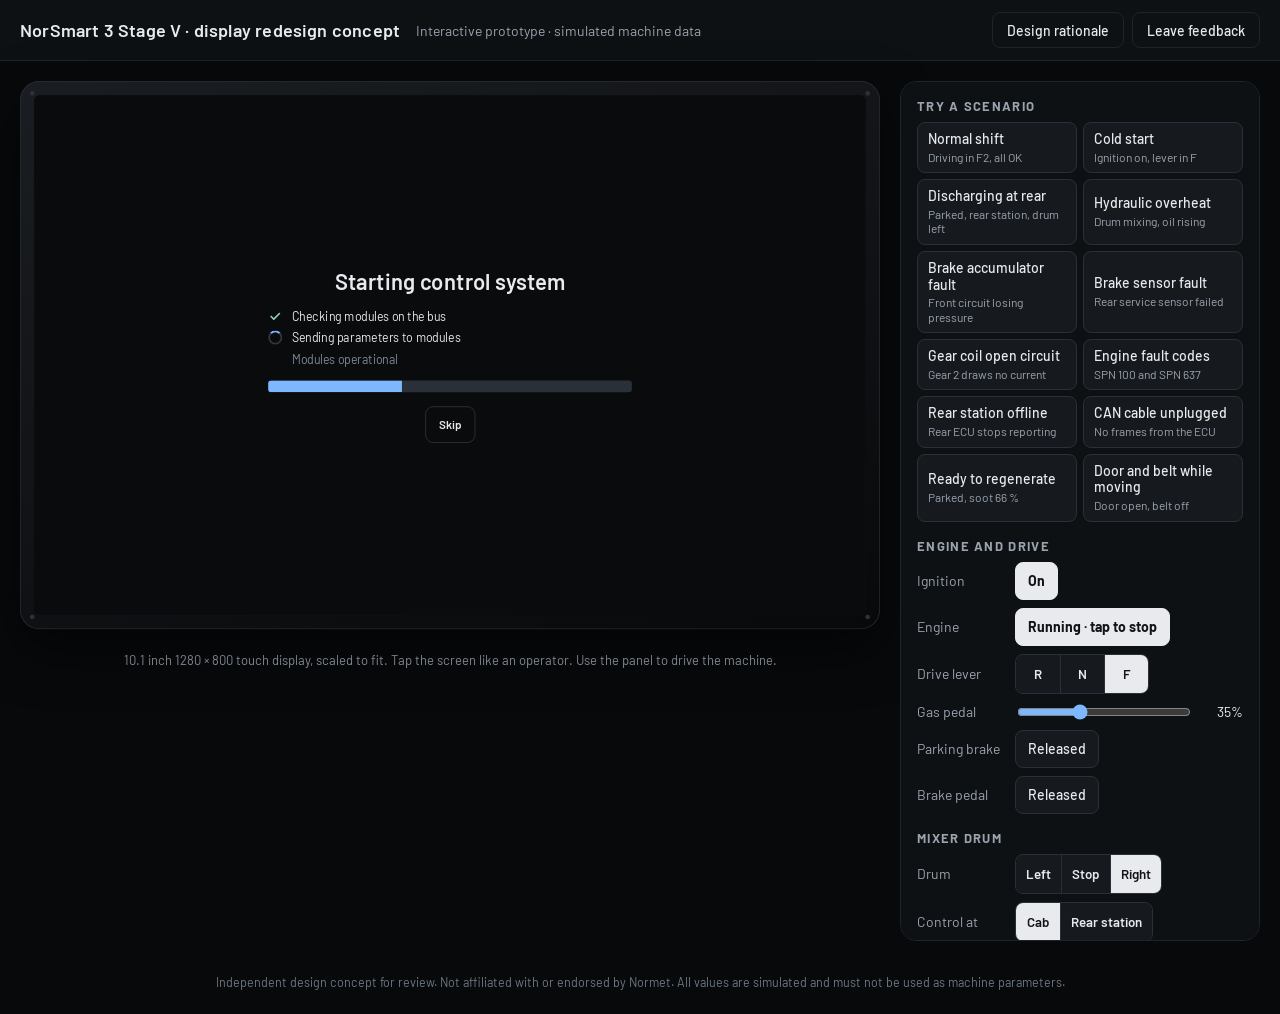
<file: index.html>
<!doctype html>
<html lang="en">
<head>
<meta charset="utf-8">
<meta name="viewport" content="width=device-width, initial-scale=1">
<title>NorSmart HMI Concept</title>
<meta name="description" content="Interactive redesign concept for the NorSmart 3 Stage V machine display, built on the BYM6 CAN database. English and Turkish. Simulated data.">
<link rel="preconnect" href="https://fonts.googleapis.com">
<link rel="preconnect" href="https://fonts.gstatic.com" crossorigin>
<link href="https://fonts.googleapis.com/css2?family=Barlow:wght@400;500;600;700;800&family=Barlow+Condensed:wght@500;600;700&family=IBM+Plex+Mono:wght@500&display=swap" rel="stylesheet">
<link rel="stylesheet" href="styles.css?v=8">
<link rel="icon" href="data:image/svg+xml,%3Csvg xmlns='http://www.w3.org/2000/svg' viewBox='0 0 24 24'%3E%3Crect width='24' height='24' rx='5' fill='%23121417'/%3E%3Cpath d='M5 17a7 7 0 1 1 14 0' fill='none' stroke='%237DB8FF' stroke-width='2.2' stroke-linecap='round'/%3E%3Cpath d='M12 15l3.5-3.5' stroke='%23E8EAED' stroke-width='2.2' stroke-linecap='round'/%3E%3C/svg%3E">
</head>
<body>
<header class="site-head">
  <h1 data-i18n="NorSmart 3 Stage V · display redesign concept">NorSmart 3 Stage V · display redesign concept</h1>
  <span class="sub" data-i18n="Interactive prototype · simulated machine data">Interactive prototype · simulated machine data</span>
  <nav aria-label="Site">
    <a id="rationaleLink" href="rationale.html" data-i18n="Design rationale">Design rationale</a>
    <a id="feedbackLink" href="https://github.com/ardakucuk87/norsmart-hmi-redesign/issues/new" target="_blank" rel="noopener" data-i18n="Leave feedback">Leave feedback</a>
  </nav>
</header>

<div class="layout">
  <div class="stage">
    <div class="device-wrap" id="deviceWrap">
      <div class="device" id="device">
        <div class="screen" id="screen" role="application" aria-label="Machine display, 1280 by 800"></div>
      </div>
    </div>
    <p class="stage-note" data-i18n="10.1 inch 1280 × 800 touch display, scaled to fit. Tap the screen like an operator. Use the panel to drive the machine.">10.1 inch 1280 × 800 touch display, scaled to fit. Tap the screen like an operator. Use the panel to drive the machine.</p>
  </div>

  <aside class="panel" aria-label="Reviewer controls">
    <div class="grp">
      <h2 data-i18n="Try a scenario">Try a scenario</h2>
      <div class="scen" id="scenarios"></div>
    </div>

    <div class="grp">
      <h2 data-i18n="Engine and drive">Engine and drive</h2>
      <div class="row"><span class="lbl" data-i18n="Ignition">Ignition</span><button class="pbtn" data-p="ign" id="pIgn"></button></div>
      <div class="row"><span class="lbl" data-i18n="Engine">Engine</span><button class="pbtn" data-p="engine" id="pEngine"></button></div>
      <div class="row"><span class="lbl" data-i18n="Drive lever">Drive lever</span><div class="seg" id="pDir"><button data-p="dir" data-v="R">R</button><button data-p="dir" data-v="N">N</button><button data-p="dir" data-v="F">F</button></div></div>
      <div class="row"><span class="lbl" data-i18n="Gas pedal">Gas pedal</span><input type="range" id="pThrottle" min="0" max="100" value="35" aria-label="Gas pedal" data-i18n-aria="Gas pedal"><span id="pThrottleV" style="width:44px;text-align:right;font-size:14px">35%</span></div>
      <div class="row"><span class="lbl" data-i18n="Parking brake">Parking brake</span><button class="pbtn" data-p="park" id="pPark"></button></div>
      <div class="row"><span class="lbl" data-i18n="Brake pedal">Brake pedal</span><button class="pbtn" data-p="pedal" id="pPedal"></button></div>
    </div>

    <div class="grp">
      <h2 data-i18n="Mixer drum">Mixer drum</h2>
      <div class="row"><span class="lbl" data-i18n="Drum">Drum</span><div class="seg" id="pDrum"><button data-p="drum" data-v="-1" data-i18n="Left">Left</button><button data-p="drum" data-v="0" data-i18n="Stop">Stop</button><button data-p="drum" data-v="1" data-i18n="Right">Right</button></div></div>
      <div class="row"><span class="lbl" data-i18n="Control at">Control at</span><div class="seg" id="pCtrl"><button data-p="ctrl" data-v="front" data-i18n="Cab">Cab</button><button data-p="ctrl" data-v="rear" data-i18n="Rear station">Rear station</button></div></div>
      <div class="row"><span class="lbl" data-i18n="Drum lock">Drum lock</span><button class="pbtn" data-p="drumLock" id="pLock"></button></div>
      <div class="row"><span class="lbl" data-i18n="Rear station">Rear station</span><button class="pbtn" data-p="mix" data-v="up" data-i18n="Mixer up">Mixer up</button><button class="pbtn" data-p="mix" data-v="down" data-i18n="Mixer down">Mixer down</button></div>
      <div class="row"><span class="lbl"></span><button class="pbtn" data-p="half" data-v="up" data-i18n="Half-throttle +">Half-throttle +</button><button class="pbtn" data-p="half" data-v="down" data-i18n="Half-throttle −">Half-throttle −</button></div>
    </div>

    <div class="grp">
      <h2 data-i18n="Cab and lights">Cab and lights</h2>
      <div class="row"><span class="lbl" data-i18n="Doors">Doors</span><button class="pbtn" data-p="door" data-v="L" id="pDoorL" data-i18n="Left open">Left open</button><button class="pbtn" data-p="door" data-v="R" id="pDoorR" data-i18n="Right open">Right open</button></div>
      <div class="row"><span class="lbl" data-i18n="Seat belt">Seat belt</span><button class="pbtn" data-p="belt" id="pBelt"></button></div>
      <div class="row"><span class="lbl" data-i18n="Steering lock">Steering lock</span><button class="pbtn" data-p="steer" id="pSteer"></button></div>
      <div class="row"><span class="lbl" data-i18n="Signals">Signals</span><button class="pbtn" data-p="signal" data-v="L" id="pSigL">◀</button><button class="pbtn" data-p="signal" data-v="H" id="pHaz" data-i18n="Hazard">Hazard</button><button class="pbtn" data-p="signal" data-v="R" id="pSigR">▶</button></div>
      <div class="row"><span class="lbl" data-i18n="Lights">Lights</span><button class="pbtn" data-p="light" data-v="head" id="pHead" data-i18n="Headlights">Headlights</button><button class="pbtn" data-p="light" data-v="work" id="pWork" data-i18n="Work lamps">Work lamps</button><button class="pbtn" data-p="light" data-v="horn" data-i18n="Horn">Horn</button></div>
    </div>

    <div class="grp">
      <h2 data-i18n="CAN bus faults">CAN bus faults</h2>
      <div class="row"><span class="lbl" data-i18n="Simulate">Simulate</span><button class="pbtn danger" data-p="can" data-v="all" id="pCanAll" data-i18n="Unplug CAN">Unplug CAN</button><button class="pbtn danger" data-p="can" data-v="mrs" id="pCanMrs" data-i18n="Drop rear ECU">Drop rear ECU</button></div>
      <div class="row"><span class="lbl" data-i18n="Cab keys">Cab keys</span><button class="pbtn" data-p="test" data-i18n="Brake TEST key">Brake TEST key</button><button class="pbtn" data-p="camera" data-i18n="Camera key">Camera key</button><button class="pbtn" data-p="reboot" data-i18n="Power cycle">Power cycle</button></div>
    </div>

    <div class="grp">
      <h2 data-i18n="Access codes for the demo">Access codes for the demo</h2>
      <div class="codes"><span data-i18n="Site supervisor">Site supervisor</span> 1111<br><span data-i18n="Maintenance">Maintenance</span> 2222<br><span data-i18n="Factory">Factory</span> 3333</div>
    </div>

    <div class="grp">
      <h2 data-i18n="Things to try">Things to try</h2>
      <ul class="try">
        <li data-i18n="Switch the language with the EN / TR button at the top of the display.">Switch the language with the EN / TR button at the top of the display.</li>
        <li data-i18n="Pick “Ready to regenerate”, then run the regeneration on the Exhaust screen.">Pick “Ready to regenerate”, then run the regeneration on the Exhaust screen.</li>
        <li data-i18n="Pick “Discharging at rear” and watch the drum on the Mixer screen.">Pick “Discharging at rear” and watch the drum on the Mixer screen.</li>
        <li data-i18n="Pick “Brake sensor fault” and see Sensor fault instead of a false 0 bar.">Pick “Brake sensor fault” and see Sensor fault instead of a false 0 bar.</li>
        <li data-i18n="Press Unplug CAN and see every value turn to ––.">Press Unplug CAN and see every value turn to ––.</li>
        <li data-i18n="Open Diagnostics › CAN bus to watch the real BYM6 frames.">Open Diagnostics › CAN bus to watch the real BYM6 frames.</li>
        <li data-i18n="Service: log in as Maintenance and change a parameter. Then undo it.">Service: log in as Maintenance and change a parameter. Then undo it.</li>
        <li data-i18n="Press the Brake TEST key and run the brake test.">Press the Brake TEST key and run the brake test.</li>
        <li data-i18n="Switch to Day mode with the sun button at the top right.">Switch to Day mode with the sun button at the top right.</li>
      </ul>
    </div>

    <div class="grp">
      <h2 data-i18n="Your notes">Your notes</h2>
      <label class="sr" for="notes" data-i18n="Review notes">Review notes</label>
      <textarea id="notes" placeholder="Type review notes here. They stay in this browser." data-i18n-ph="Type review notes here. They stay in this browser."></textarea>
      <div class="row"><button class="pbtn" id="copyNotes" data-i18n="Copy notes">Copy notes</button><span id="copyMsg" class="hint"></span></div>
    </div>
  </aside>
</div>

<p class="foot" data-i18n="Independent design concept for review. Not affiliated with or endorsed by Normet. All values are simulated and must not be used as machine parameters.">Independent design concept for review. Not affiliated with or endorsed by Normet. All values are simulated and must not be used as machine parameters.</p>

<script src="can-db.js?v=8"></script>
<script src="i18n.js?v=8"></script>
<script src="app.js?v=8"></script>
</body>
</html>
</file>
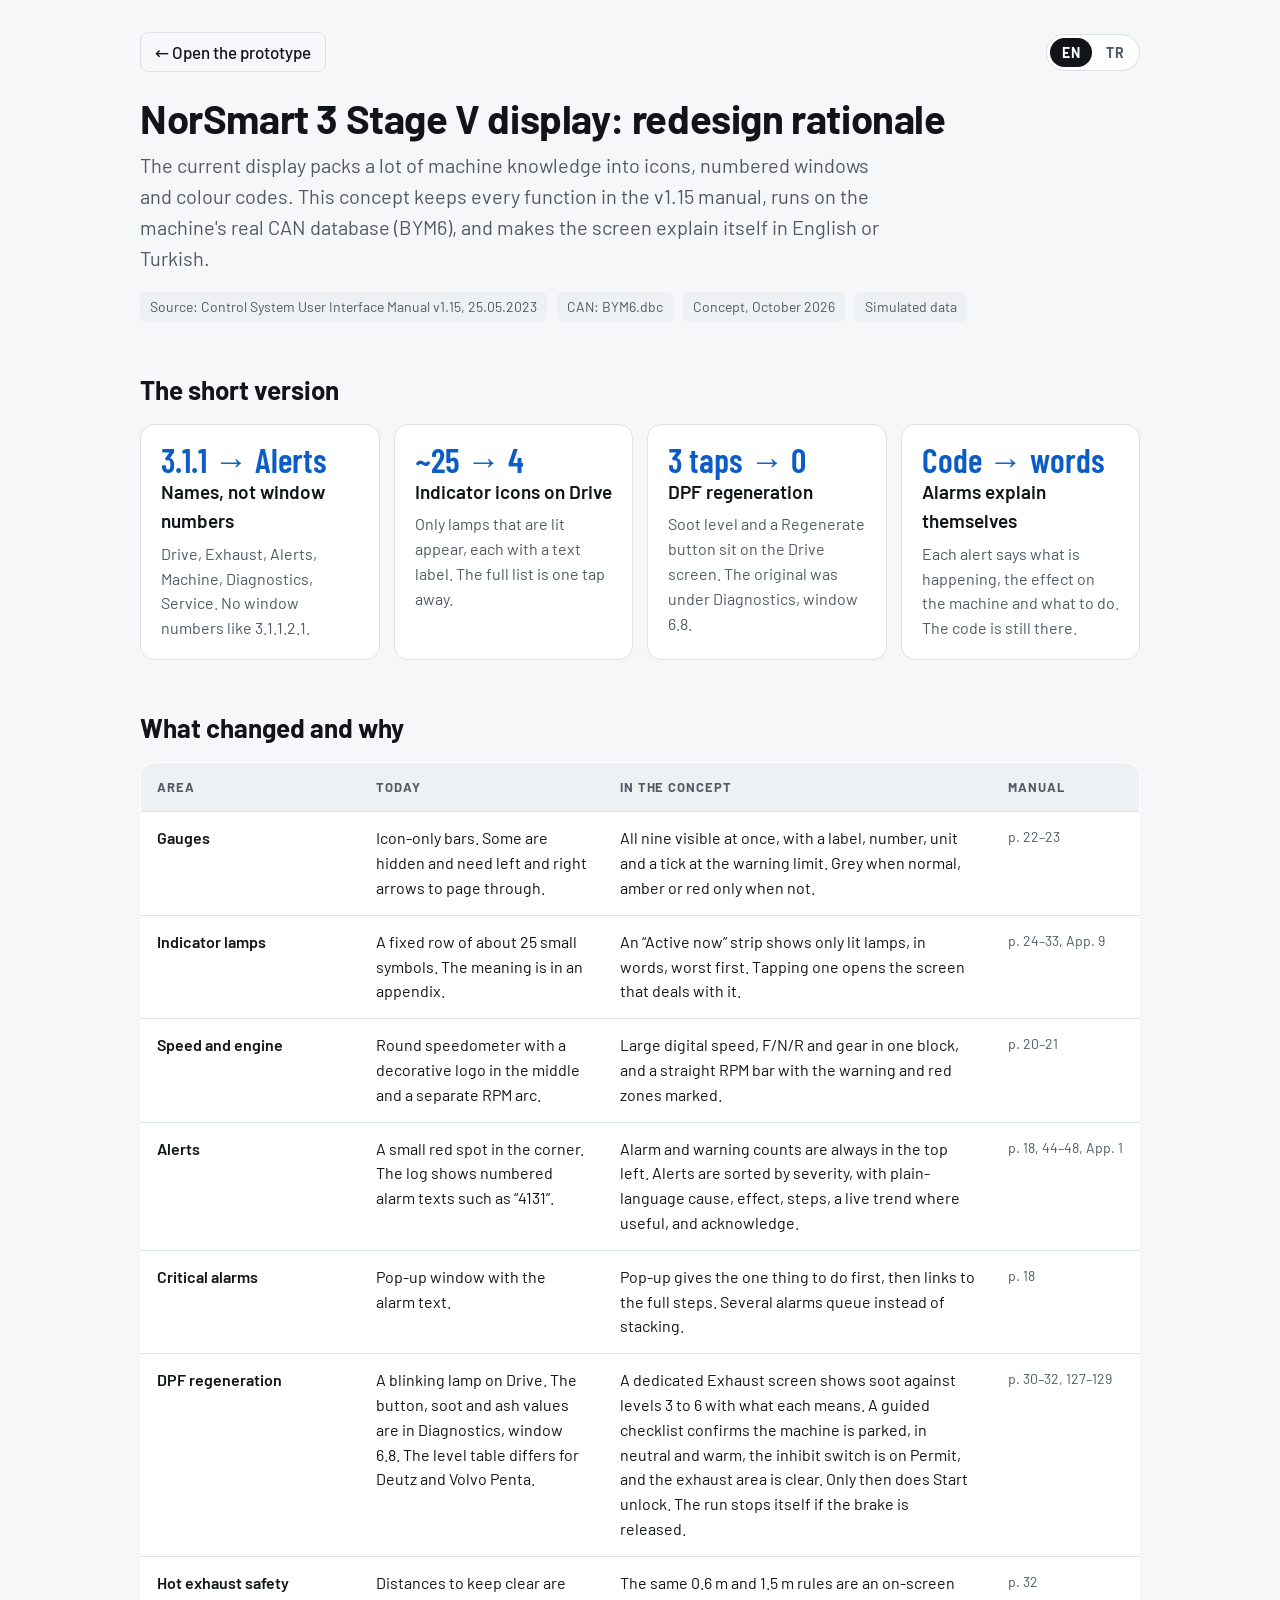
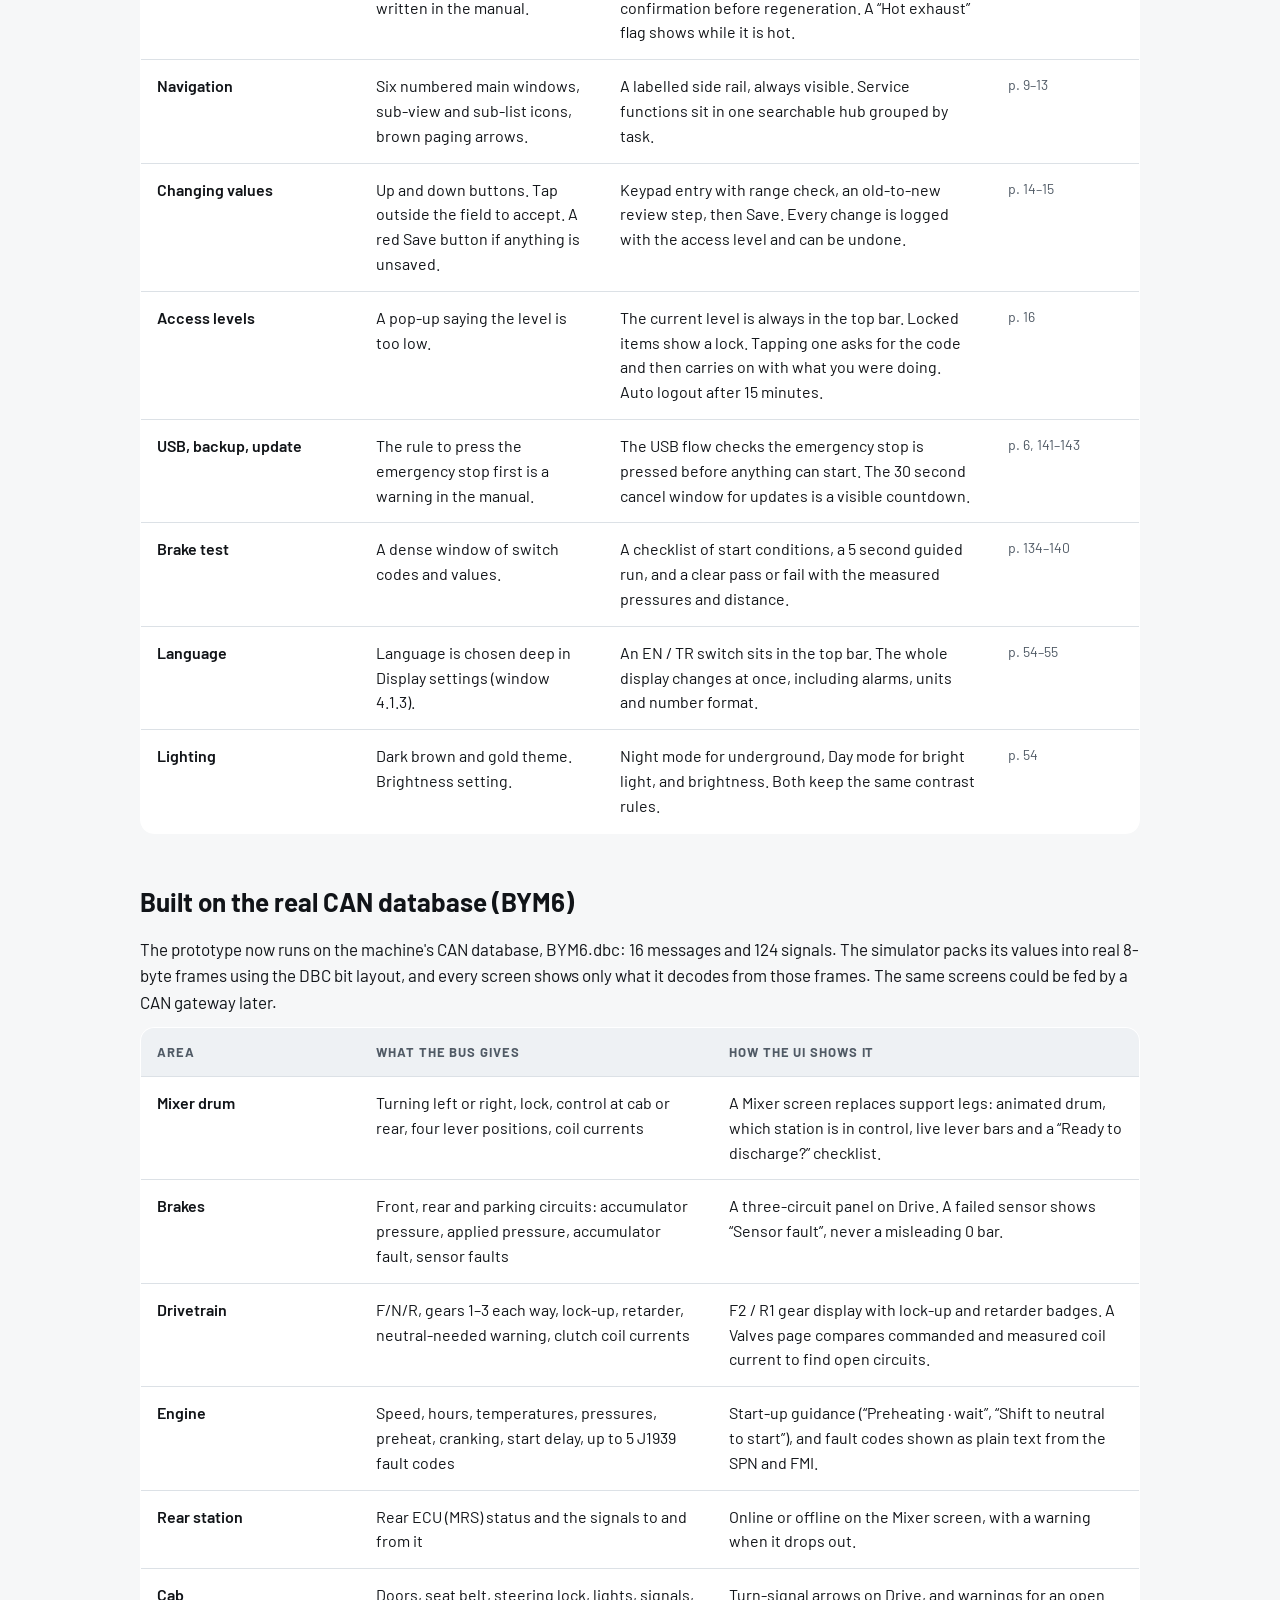
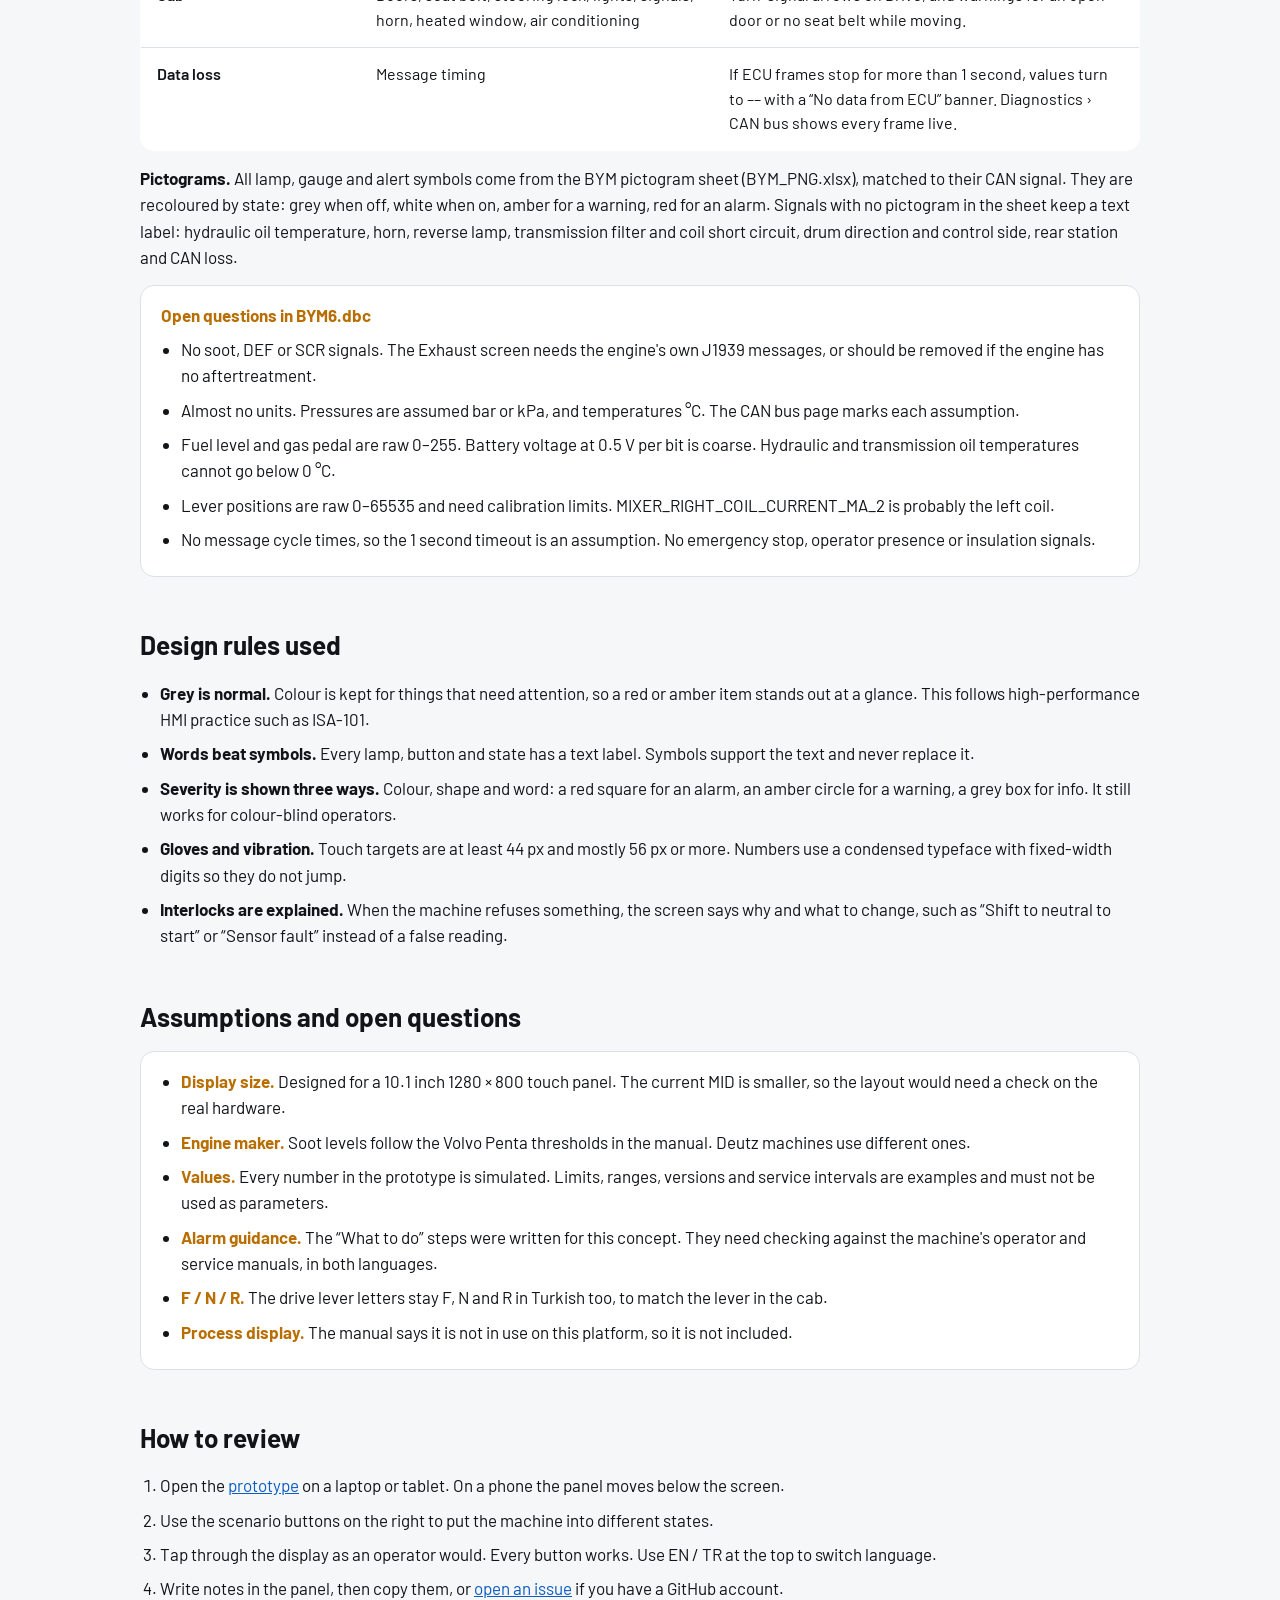
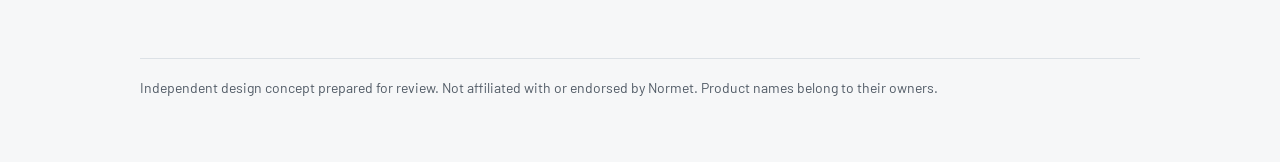
<file: rationale.html>
<!doctype html>
<html lang="en">
<head>
<meta charset="utf-8">
<meta name="viewport" content="width=device-width, initial-scale=1">
<title>HMI Design Rationale</title>
<meta name="description" content="Why each change was made in the NorSmart 3 Stage V display redesign concept. English and Turkish.">
<link rel="preconnect" href="https://fonts.googleapis.com">
<link rel="preconnect" href="https://fonts.gstatic.com" crossorigin>
<link href="https://fonts.googleapis.com/css2?family=Barlow:wght@400;500;600;700&family=Barlow+Condensed:wght@600&display=swap" rel="stylesheet">
<style>
:root { --bg:#F6F7F8; --card:#FFFFFF; --txt:#111418; --mut:#505A65; --line:#DCE1E6; --acc:#0B5CC4; --amber:#B86E00; --red:#B3261E; --chip:#EEF1F4; --inv:#111418; --invTxt:#FFFFFF; }
@media (prefers-color-scheme: dark) { :root:not([data-theme="light"]) { --bg:#0E1114; --card:#161A1F; --txt:#E8EAED; --mut:#A3ACB7; --line:#262C34; --acc:#7DB8FF; --amber:#F2A93B; --red:#FF6A5E; --chip:#1F242A; --inv:#E8EAED; --invTxt:#121417; } }
* { box-sizing: border-box; }
body { margin: 0; background: var(--bg); color: var(--txt); font: 17px/1.55 'Barlow', system-ui, sans-serif; }
.wrap { max-width: 1040px; margin: 0 auto; padding: 32px 20px 64px; }
a { color: var(--acc); }
.topline { display: flex; align-items: center; justify-content: space-between; gap: 12px; margin-bottom: 24px; flex-wrap: wrap; }
.back { display: inline-flex; align-items: center; height: 40px; padding: 0 14px; border: 1px solid var(--line); border-radius: 8px; text-decoration: none; color: var(--txt); font-weight: 500; }
.langsw { display: inline-flex; border: 1px solid var(--line); border-radius: 20px; padding: 3px; gap: 2px; background: var(--card); }
.langsw button { border: 0; background: transparent; color: var(--mut); font: 700 14px 'Barlow', sans-serif; padding: 6px 12px; border-radius: 16px; cursor: pointer; letter-spacing: .03em; }
.langsw button[aria-pressed="true"] { background: var(--inv); color: var(--invTxt); }
h1 { font-size: 40px; line-height: 1.1; margin: 0 0 10px; font-weight: 700; letter-spacing: -.01em; }
h2 { font-size: 26px; margin: 48px 0 14px; font-weight: 700; }
h3 { font-size: 19px; margin: 0 0 6px; font-weight: 600; }
p { margin: 0 0 12px; }
.lede { font-size: 20px; color: var(--mut); max-width: 760px; }
.meta { display: flex; gap: 10px; flex-wrap: wrap; margin: 18px 0 0; }
.meta span { background: var(--chip); border-radius: 6px; padding: 4px 10px; font-size: 14px; color: var(--mut); }
.grid { display: grid; grid-template-columns: repeat(4, minmax(0, 1fr)); gap: 14px; }
@media (max-width: 900px) { .grid { grid-template-columns: repeat(2, minmax(0, 1fr)); } }
@media (max-width: 520px) { .grid { grid-template-columns: 1fr; } }
.card { background: var(--card); border: 1px solid var(--line); border-radius: 14px; padding: 18px 20px; }
.card p { color: var(--mut); font-size: 16px; margin: 0; }
.num { font-family: 'Barlow Condensed', sans-serif; font-weight: 600; font-size: 34px; line-height: 1; color: var(--acc); }
.tbl { width: 100%; border-collapse: collapse; background: var(--card); border: 1px solid var(--line); border-radius: 14px; overflow: hidden; font-size: 16px; }
.tbl th, .tbl td { text-align: left; vertical-align: top; padding: 14px 16px; border-bottom: 1px solid var(--line); }
.tbl th { font-size: 13px; text-transform: uppercase; letter-spacing: .07em; color: var(--mut); background: var(--chip); }
.tbl td:first-child { font-weight: 600; width: 22%; }
.tbl td.ref { color: var(--mut); white-space: nowrap; font-size: 14px; }
.tbl tr:last-child td { border-bottom: 0; }
.scroll { overflow-x: auto; border-radius: 14px; }
ul.clean, ol.clean { padding-left: 20px; margin: 0; }
ul.clean li, ol.clean li { margin-bottom: 8px; }
.flag { background: var(--card); border: 1px solid var(--line); border-radius: 14px; padding: 16px 20px; }
.flag b { color: var(--amber); }
footer { margin-top: 56px; color: var(--mut); font-size: 14px; border-top: 1px solid var(--line); padding-top: 18px; }
[data-lang] { display: none; }
html[lang="en"] [data-lang="en"], html[lang="tr"] [data-lang="tr"] { display: block; }
@media (max-width: 640px) { h1 { font-size: 30px; } .tbl td.ref { white-space: normal; } }
</style>
</head>
<body>
<div class="wrap">
  <div class="topline">
    <a class="back" id="backLink" href="index.html"><span data-lang="en">← Open the prototype</span><span data-lang="tr">← Prototipi aç</span></a>
    <div class="langsw" role="group" aria-label="Language / Dil">
      <button type="button" data-set="en" aria-pressed="true">EN</button>
      <button type="button" data-set="tr" aria-pressed="false">TR</button>
    </div>
  </div>

  <!-- ===================== ENGLISH ===================== -->
  <div data-lang="en" lang="en">
    <h1>NorSmart 3 Stage V display: redesign rationale</h1>
    <p class="lede">The current display packs a lot of machine knowledge into icons, numbered windows and colour codes. This concept keeps every function in the v1.15 manual, runs on the machine's real CAN database (BYM6), and makes the screen explain itself in English or Turkish.</p>
    <div class="meta"><span>Source: Control System User Interface Manual v1.15, 25.05.2023</span><span>CAN: BYM6.dbc</span><span>Concept, October 2026</span><span>Simulated data</span></div>

    <h2>The short version</h2>
    <div class="grid">
      <div class="card"><div class="num">3.1.1 → Alerts</div><h3>Names, not window numbers</h3><p>Drive, Exhaust, Alerts, Machine, Diagnostics, Service. No window numbers like 3.1.1.2.1.</p></div>
      <div class="card"><div class="num">~25 → 4</div><h3>Indicator icons on Drive</h3><p>Only lamps that are lit appear, each with a text label. The full list is one tap away.</p></div>
      <div class="card"><div class="num">3 taps → 0</div><h3>DPF regeneration</h3><p>Soot level and a Regenerate button sit on the Drive screen. The original was under Diagnostics, window 6.8.</p></div>
      <div class="card"><div class="num">Code → words</div><h3>Alarms explain themselves</h3><p>Each alert says what is happening, the effect on the machine and what to do. The code is still there.</p></div>
    </div>

    <h2>What changed and why</h2>
    <div class="scroll"><table class="tbl">
      <thead><tr><th>Area</th><th>Today</th><th>In the concept</th><th>Manual</th></tr></thead>
      <tbody>
        <tr><td>Gauges</td><td>Icon-only bars. Some are hidden and need left and right arrows to page through.</td><td>All nine visible at once, with a label, number, unit and a tick at the warning limit. Grey when normal, amber or red only when not.</td><td class="ref">p. 22–23</td></tr>
        <tr><td>Indicator lamps</td><td>A fixed row of about 25 small symbols. The meaning is in an appendix.</td><td>An “Active now” strip shows only lit lamps, in words, worst first. Tapping one opens the screen that deals with it.</td><td class="ref">p. 24–33, App. 9</td></tr>
        <tr><td>Speed and engine</td><td>Round speedometer with a decorative logo in the middle and a separate RPM arc.</td><td>Large digital speed, F/N/R and gear in one block, and a straight RPM bar with the warning and red zones marked.</td><td class="ref">p. 20–21</td></tr>
        <tr><td>Alerts</td><td>A small red spot in the corner. The log shows numbered alarm texts such as “4131”.</td><td>Alarm and warning counts are always in the top left. Alerts are sorted by severity, with plain-language cause, effect, steps, a live trend where useful, and acknowledge.</td><td class="ref">p. 18, 44–48, App. 1</td></tr>
        <tr><td>Critical alarms</td><td>Pop-up window with the alarm text.</td><td>Pop-up gives the one thing to do first, then links to the full steps. Several alarms queue instead of stacking.</td><td class="ref">p. 18</td></tr>
        <tr><td>DPF regeneration</td><td>A blinking lamp on Drive. The button, soot and ash values are in Diagnostics, window 6.8. The level table differs for Deutz and Volvo Penta.</td><td>A dedicated Exhaust screen shows soot against levels 3 to 6 with what each means. A guided checklist confirms the machine is parked, in neutral and warm, the inhibit switch is on Permit, and the exhaust area is clear. Only then does Start unlock. The run stops itself if the brake is released.</td><td class="ref">p. 30–32, 127–129</td></tr>
        <tr><td>Hot exhaust safety</td><td>Distances to keep clear are written in the manual.</td><td>The same 0.6 m and 1.5 m rules are an on-screen confirmation before regeneration. A “Hot exhaust” flag shows while it is hot.</td><td class="ref">p. 32</td></tr>
                <tr><td>Navigation</td><td>Six numbered main windows, sub-view and sub-list icons, brown paging arrows.</td><td>A labelled side rail, always visible. Service functions sit in one searchable hub grouped by task.</td><td class="ref">p. 9–13</td></tr>
        <tr><td>Changing values</td><td>Up and down buttons. Tap outside the field to accept. A red Save button if anything is unsaved.</td><td>Keypad entry with range check, an old-to-new review step, then Save. Every change is logged with the access level and can be undone.</td><td class="ref">p. 14–15</td></tr>
        <tr><td>Access levels</td><td>A pop-up saying the level is too low.</td><td>The current level is always in the top bar. Locked items show a lock. Tapping one asks for the code and then carries on with what you were doing. Auto logout after 15 minutes.</td><td class="ref">p. 16</td></tr>
        <tr><td>USB, backup, update</td><td>The rule to press the emergency stop first is a warning in the manual.</td><td>The USB flow checks the emergency stop is pressed before anything can start. The 30 second cancel window for updates is a visible countdown.</td><td class="ref">p. 6, 141–143</td></tr>
        <tr><td>Brake test</td><td>A dense window of switch codes and values.</td><td>A checklist of start conditions, a 5 second guided run, and a clear pass or fail with the measured pressures and distance.</td><td class="ref">p. 134–140</td></tr>
        <tr><td>Language</td><td>Language is chosen deep in Display settings (window 4.1.3).</td><td>An EN / TR switch sits in the top bar. The whole display changes at once, including alarms, units and number format.</td><td class="ref">p. 54–55</td></tr>
        <tr><td>Lighting</td><td>Dark brown and gold theme. Brightness setting.</td><td>Night mode for underground, Day mode for bright light, and brightness. Both keep the same contrast rules.</td><td class="ref">p. 54</td></tr>
      </tbody>
    </table></div>

    <h2>Built on the real CAN database (BYM6)</h2>
    <p>The prototype now runs on the machine's CAN database, BYM6.dbc: 16 messages and 124 signals. The simulator packs its values into real 8-byte frames using the DBC bit layout, and every screen shows only what it decodes from those frames. The same screens could be fed by a CAN gateway later.</p>
    <div class="scroll"><table class="tbl">
      <thead><tr><th>Area</th><th>What the bus gives</th><th>How the UI shows it</th></tr></thead>
      <tbody>
        <tr><td>Mixer drum</td><td>Turning left or right, lock, control at cab or rear, four lever positions, coil currents</td><td>A Mixer screen replaces support legs: animated drum, which station is in control, live lever bars and a “Ready to discharge?” checklist.</td></tr>
        <tr><td>Brakes</td><td>Front, rear and parking circuits: accumulator pressure, applied pressure, accumulator fault, sensor faults</td><td>A three-circuit panel on Drive. A failed sensor shows “Sensor fault”, never a misleading 0 bar.</td></tr>
        <tr><td>Drivetrain</td><td>F/N/R, gears 1–3 each way, lock-up, retarder, neutral-needed warning, clutch coil currents</td><td>F2 / R1 gear display with lock-up and retarder badges. A Valves page compares commanded and measured coil current to find open circuits.</td></tr>
        <tr><td>Engine</td><td>Speed, hours, temperatures, pressures, preheat, cranking, start delay, up to 5 J1939 fault codes</td><td>Start-up guidance (“Preheating · wait”, “Shift to neutral to start”), and fault codes shown as plain text from the SPN and FMI.</td></tr>
        <tr><td>Rear station</td><td>Rear ECU (MRS) status and the signals to and from it</td><td>Online or offline on the Mixer screen, with a warning when it drops out.</td></tr>
        <tr><td>Cab</td><td>Doors, seat belt, steering lock, lights, signals, horn, heated window, air conditioning</td><td>Turn-signal arrows on Drive, and warnings for an open door or no seat belt while moving.</td></tr>
        <tr><td>Data loss</td><td>Message timing</td><td>If ECU frames stop for more than 1 second, values turn to –– with a “No data from ECU” banner. Diagnostics › CAN bus shows every frame live.</td></tr>
      </tbody>
    </table></div>
    <p style="margin-top:14px"><b>Pictograms.</b> All lamp, gauge and alert symbols come from the BYM pictogram sheet (BYM_PNG.xlsx), matched to their CAN signal. They are recoloured by state: grey when off, white when on, amber for a warning, red for an alarm. Signals with no pictogram in the sheet keep a text label: hydraulic oil temperature, horn, reverse lamp, transmission filter and coil short circuit, drum direction and control side, rear station and CAN loss.</p>
    <div class="flag" style="margin-top:14px"><b>Open questions in BYM6.dbc</b>
      <ul class="clean" style="margin-top:8px">
        <li>No soot, DEF or SCR signals. The Exhaust screen needs the engine's own J1939 messages, or should be removed if the engine has no aftertreatment.</li>
        <li>Almost no units. Pressures are assumed bar or kPa, and temperatures °C. The CAN bus page marks each assumption.</li>
        <li>Fuel level and gas pedal are raw 0–255. Battery voltage at 0.5 V per bit is coarse. Hydraulic and transmission oil temperatures cannot go below 0 °C.</li>
        <li>Lever positions are raw 0–65535 and need calibration limits. MIXER_RIGHT_COIL_CURRENT_MA_2 is probably the left coil.</li>
        <li>No message cycle times, so the 1 second timeout is an assumption. No emergency stop, operator presence or insulation signals.</li>
      </ul></div>

    <h2>Design rules used</h2>
    <ul class="clean">
      <li><b>Grey is normal.</b> Colour is kept for things that need attention, so a red or amber item stands out at a glance. This follows high-performance HMI practice such as ISA-101.</li>
      <li><b>Words beat symbols.</b> Every lamp, button and state has a text label. Symbols support the text and never replace it.</li>
      <li><b>Severity is shown three ways.</b> Colour, shape and word: a red square for an alarm, an amber circle for a warning, a grey box for info. It still works for colour-blind operators.</li>
      <li><b>Gloves and vibration.</b> Touch targets are at least 44 px and mostly 56 px or more. Numbers use a condensed typeface with fixed-width digits so they do not jump.</li>
      <li><b>Interlocks are explained.</b> When the machine refuses something, the screen says why and what to change, such as “Shift to neutral to start” or “Sensor fault” instead of a false reading.</li>
    </ul>

    <h2>Assumptions and open questions</h2>
    <div class="flag"><ul class="clean">
      <li><b>Display size.</b> Designed for a 10.1 inch 1280 × 800 touch panel. The current MID is smaller, so the layout would need a check on the real hardware.</li>
      <li><b>Engine maker.</b> Soot levels follow the Volvo Penta thresholds in the manual. Deutz machines use different ones.</li>
      <li><b>Values.</b> Every number in the prototype is simulated. Limits, ranges, versions and service intervals are examples and must not be used as parameters.</li>
      <li><b>Alarm guidance.</b> The “What to do” steps were written for this concept. They need checking against the machine's operator and service manuals, in both languages.</li>
      <li><b>F / N / R.</b> The drive lever letters stay F, N and R in Turkish too, to match the lever in the cab.</li>
      <li><b>Process display.</b> The manual says it is not in use on this platform, so it is not included.</li>
    </ul></div>

    <h2>How to review</h2>
    <ol class="clean">
      <li>Open the <a class="protoLink" href="index.html">prototype</a> on a laptop or tablet. On a phone the panel moves below the screen.</li>
      <li>Use the scenario buttons on the right to put the machine into different states.</li>
      <li>Tap through the display as an operator would. Every button works. Use EN / TR at the top to switch language.</li>
      <li>Write notes in the panel, then copy them, or <a href="https://github.com/ardakucuk87/norsmart-hmi-redesign/issues/new">open an issue</a> if you have a GitHub account.</li>
    </ol>

    <footer>Independent design concept prepared for review. Not affiliated with or endorsed by Normet. Product names belong to their owners.</footer>
  </div>

  <!-- ===================== TÜRKÇE ===================== -->
  <div data-lang="tr" lang="tr">
    <h1>NorSmart 3 Stage V ekranı: yeniden tasarım gerekçesi</h1>
    <p class="lede">Mevcut ekran, makineyle ilgili pek çok bilgiyi simgelere, numaralı pencerelere ve renk kodlarına sıkıştırıyor. Bu konsept, v1.15 kılavuzundaki tüm işlevleri korur, makinenin gerçek CAN veritabanı (BYM6) ile çalışır ve ekranın kendini İngilizce veya Türkçe olarak açıklamasını sağlar.</p>
    <div class="meta"><span>Kaynak: Kontrol Sistemi Kullanıcı Arayüzü Kılavuzu v1.15, 25.05.2023</span><span>CAN: BYM6.dbc</span><span>Konsept, Ekim 2026</span><span>Simüle edilmiş veriler</span></div>

    <h2>Kısaca</h2>
    <div class="grid">
      <div class="card"><div class="num">3.1.1 → Alarmlar</div><h3>Pencere numarası yerine ad</h3><p>Sürüş, Egzoz, Alarmlar, Makine, Tanılama, Servis. 3.1.1.2.1 gibi pencere numaraları yok.</p></div>
      <div class="card"><div class="num">~25 → 4</div><h3>Sürüş ekranındaki gösterge simgeleri</h3><p>Yalnızca yanan lambalar, her biri yazılı adıyla görünür. Tam liste bir dokunuş uzaklıkta.</p></div>
      <div class="card"><div class="num">3 dokunuş → 0</div><h3>DPF rejenerasyonu</h3><p>İs seviyesi ve Rejenere et düğmesi Sürüş ekranında. Orijinalde Tanılama altında, 6.8 numaralı penceredeydi.</p></div>
      <div class="card"><div class="num">Kod → açıklama</div><h3>Alarmlar kendini açıklar</h3><p>Her alarm ne olduğunu, makineye etkisini ve ne yapılması gerektiğini söyler. Alarm kodu da görünmeye devam eder.</p></div>
    </div>

    <h2>Neler değişti ve neden</h2>
    <div class="scroll"><table class="tbl">
      <thead><tr><th>Alan</th><th>Bugün</th><th>Konseptte</th><th>Kılavuz</th></tr></thead>
      <tbody>
        <tr><td>Göstergeler</td><td>Yalnızca simgeli çubuklar. Bazıları gizli ve sol/sağ oklarla sayfa çevirmek gerekiyor.</td><td>Dokuz göstergenin tamamı aynı anda görünür. Her birinde ad, sayı, birim ve uyarı sınırında bir çizgi var. Normalde gri, yalnızca sorun olduğunda turuncu veya kırmızı.</td><td class="ref">s. 22–23</td></tr>
        <tr><td>Gösterge lambaları</td><td>Yaklaşık 25 küçük sembolden oluşan sabit bir sıra. Anlamları kılavuzun ekinde.</td><td>“Şu an aktif” şeridi yalnızca yanan lambaları, yazıyla ve en ciddisi önce olacak şekilde gösterir. Birine dokununca ilgili ekran açılır.</td><td class="ref">s. 24–33, Ek 9</td></tr>
        <tr><td>Hız ve motor</td><td>Ortasında dekoratif logo olan yuvarlak hız göstergesi ve ayrı bir devir yayı.</td><td>Büyük dijital hız, F/N/R ve vites tek blokta. Uyarı ve kırmızı bölgeleri işaretli düz bir devir çubuğu.</td><td class="ref">s. 20–21</td></tr>
        <tr><td>Alarmlar</td><td>Köşede küçük kırmızı bir nokta. Kayıtta “4131” gibi numaralı alarm metinleri.</td><td>Alarm ve uyarı sayıları her zaman sol üstte. Alarmlar ciddiyete göre sıralanır. Her birinde sade dille neden, etki, adımlar, gerektiğinde canlı eğri ve onay düğmesi var.</td><td class="ref">s. 18, 44–48, Ek 1</td></tr>
        <tr><td>Kritik alarmlar</td><td>Alarm metnini gösteren açılır pencere.</td><td>Açılır pencere önce yapılması gereken tek şeyi söyler, sonra tüm adımlara bağlantı verir. Birden fazla alarm üst üste binmek yerine sıraya girer.</td><td class="ref">s. 18</td></tr>
        <tr><td>DPF rejenerasyonu</td><td>Sürüş ekranında yanıp sönen bir lamba. Düğme, is ve kül değerleri Tanılama altında, 6.8 numaralı pencerede. Seviye tablosu Deutz ve Volvo Penta için farklı.</td><td>Ayrı bir Egzoz ekranı, is yükünü 3–6 seviyelerine göre ve her seviyenin anlamıyla gösterir. Rehberli kontrol listesi makinenin park halinde, boşta ve sıcak olduğunu, engelleme anahtarının İzin konumunda olduğunu ve egzoz çevresinin boş olduğunu doğrular. Başlat düğmesi ancak o zaman açılır. Park freni indirilirse işlem kendiliğinden durur.</td><td class="ref">s. 30–32, 127–129</td></tr>
        <tr><td>Sıcak egzoz güvenliği</td><td>Boş bırakılması gereken mesafeler kılavuzda yazılı.</td><td>Aynı 0,6 m ve 1,5 m kuralları rejenerasyondan önce ekranda onaylanır. Egzoz sıcakken “Sıcak egzoz” işareti görünür.</td><td class="ref">s. 32</td></tr>
                <tr><td>Gezinme</td><td>Altı numaralı ana pencere, alt görünüm ve alt liste simgeleri, kahverengi sayfa okları.</td><td>Her zaman görünen, yazılı etiketli bir yan menü. Servis işlevleri, göreve göre gruplanmış ve aranabilir tek bir merkezde.</td><td class="ref">s. 9–13</td></tr>
        <tr><td>Değer değiştirme</td><td>Yukarı ve aşağı düğmeleri. Kabul etmek için alanın dışına dokunulur. Kaydedilmemiş bir şey varsa kırmızı Kaydet düğmesi.</td><td>Aralık kontrollü tuş takımıyla giriş, eski ve yeni değeri gösteren kontrol adımı, sonra Kaydet. Her değişiklik erişim seviyesiyle kaydedilir ve geri alınabilir.</td><td class="ref">s. 14–15</td></tr>
        <tr><td>Erişim seviyeleri</td><td>Seviyenin yetersiz olduğunu söyleyen bir açılır pencere.</td><td>Geçerli seviye her zaman üst çubukta. Kilitli öğelerde kilit simgesi var. Birine dokununca kod istenir ve ardından yapılan işleme devam edilir. 15 dakika sonra otomatik çıkış.</td><td class="ref">s. 16</td></tr>
        <tr><td>USB, yedekleme, güncelleme</td><td>Önce acil durdurmaya basma kuralı kılavuzda bir uyarı olarak yazılı.</td><td>USB akışı, herhangi bir işlem başlamadan önce acil durdurmaya basıldığını kontrol eder. Güncellemelerdeki 30 saniyelik iptal süresi görünür bir geri sayımdır.</td><td class="ref">s. 6, 141–143</td></tr>
        <tr><td>Fren testi</td><td>Şalter kodları ve değerlerle dolu yoğun bir pencere.</td><td>Başlama koşulları için kontrol listesi, 5 saniyelik rehberli test ve ölçülen basınçlar ile mesafeyle birlikte net bir başarılı veya başarısız sonucu.</td><td class="ref">s. 134–140</td></tr>
        <tr><td>Dil</td><td>Dil, Ekran ayarlarının derinlerinde seçiliyor (4.1.3 numaralı pencere).</td><td>Üst çubukta bir EN / TR düğmesi var. Alarmlar, birimler ve sayı biçimi dahil tüm ekran tek dokunuşla değişir.</td><td class="ref">s. 54–55</td></tr>
        <tr><td>Aydınlatma</td><td>Koyu kahverengi ve altın rengi tema. Parlaklık ayarı.</td><td>Yeraltı için Gece modu, parlak ışık için Gündüz modu ve parlaklık ayarı. İki mod da aynı kontrast kurallarına uyar.</td><td class="ref">s. 54</td></tr>
      </tbody>
    </table></div>

    <h2>Gerçek CAN veritabanı üzerine kuruldu (BYM6)</h2>
    <p>Prototip artık makinenin CAN veritabanı BYM6.dbc ile çalışıyor: 16 mesaj ve 124 sinyal. Simülatör değerlerini DBC bit düzenine göre gerçek 8 baytlık çerçevelere paketler ve her ekran yalnızca bu çerçevelerden çözdüğünü gösterir. Aynı ekranlar ileride bir CAN geçidinden beslenebilir.</p>
    <div class="scroll"><table class="tbl">
      <thead><tr><th>Alan</th><th>Hattın verdiği</th><th>Arayüzün gösterimi</th></tr></thead>
      <tbody>
        <tr><td>Mikser tamburu</td><td>Sola veya sağa dönüş, kilit, kumandanın kabinde veya arkada olması, dört kol konumu, bobin akımları</td><td>Destek ayakları yerine Mikser ekranı: hareketli tambur, kumandanın hangi istasyonda olduğu, canlı kol çubukları ve “Boşaltmaya hazır mı?” listesi.</td></tr>
        <tr><td>Frenler</td><td>Ön, arka ve park devreleri: akümülatör basıncı, uygulanan basınç, akümülatör arızası, sensör arızaları</td><td>Sürüş ekranında üç devreli panel. Arızalı bir sensör yanıltıcı 0 bar yerine her zaman “Sensör arızası” gösterir.</td></tr>
        <tr><td>Güç aktarma</td><td>F/N/R, her yönde 1–3 vitesler, tork konvertör kilidi, retarder, boşa alma uyarısı, kavrama bobin akımları</td><td>Kilitleme ve retarder etiketleriyle F2 / R1 vites gösterimi. Valfler sayfası açık devreleri bulmak için komut verilen ve ölçülen bobin akımını karşılaştırır.</td></tr>
        <tr><td>Motor</td><td>Devir, saat, sıcaklıklar, basınçlar, ön ısıtma, marş, durdurma gecikmesi, en fazla 5 J1939 arıza kodu</td><td>Çalıştırma rehberliği (“Ön ısıtma · bekleyin”, “Çalıştırmak için boşa alın”) ve SPN ile FMI’dan sade metne çevrilmiş arıza kodları.</td></tr>
        <tr><td>Arka istasyon</td><td>Arka ECU (MRS) durumu ve ona giden ve ondan gelen sinyaller</td><td>Mikser ekranında çevrimiçi veya çevrimdışı durumu, bağlantı koptuğunda uyarı.</td></tr>
        <tr><td>Kabin</td><td>Kapılar, emniyet kemeri, direksiyon kilidi, ışıklar, sinyaller, korna, ısıtmalı cam, klima</td><td>Sürüş ekranında sinyal okları, hareket halinde kapı açık veya kemer takılı değilse uyarı.</td></tr>
        <tr><td>Veri kaybı</td><td>Mesaj zamanlaması</td><td>ECU çerçeveleri 1 saniyeden uzun süre gelmezse değerler –– olur ve “ECU’dan veri yok” uyarısı çıkar. Tanılama › CAN hattı tüm çerçeveleri canlı gösterir.</td></tr>
      </tbody>
    </table></div>
    <p style="margin-top:14px"><b>Piktogramlar.</b> Tüm lamba, gösterge ve alarm sembolleri BYM piktogram tablosundan (BYM_PNG.xlsx) alındı ve ilgili CAN sinyaliyle eşleştirildi. Duruma göre renklenirler: kapalıyken gri, açıkken beyaz, uyarıda turuncu, alarmda kırmızı. Tabloda piktogramı olmayan sinyaller yazılı etiketle gösterilir: hidrolik yağ sıcaklığı, korna, geri vites lambası, şanzıman filtresi ve bobin kısa devresi, tambur yönü ve kumanda yeri, arka istasyon ve CAN kaybı.</p>
    <div class="flag" style="margin-top:14px"><b>BYM6.dbc içindeki açık sorular</b>
      <ul class="clean" style="margin-top:8px">
        <li>İs, DEF veya SCR sinyali yok. Egzoz ekranı için motorun kendi J1939 mesajları gerekir. Motorda egzoz arıtma yoksa bu ekran kaldırılmalıdır.</li>
        <li>Neredeyse hiç birim yok. Basınçlar bar veya kPa, sıcaklıklar °C varsayıldı. CAN hattı sayfası her varsayımı işaretler.</li>
        <li>Yakıt seviyesi ve gaz pedalı ham 0–255. Akü voltajı bit başına 0,5 V ile çok kaba. Hidrolik ve şanzıman yağ sıcaklıkları 0 °C altını gösteremiyor.</li>
        <li>Kol konumları ham 0–65535 ve kalibrasyon sınırları gerekiyor. MIXER_RIGHT_COIL_CURRENT_MA_2 muhtemelen sol bobin.</li>
        <li>Mesaj çevrim süreleri yok, bu yüzden 1 saniyelik zaman aşımı bir varsayım. Acil durdurma, operatör varlığı veya izolasyon sinyali yok.</li>
      </ul></div>

    <h2>Uygulanan tasarım kuralları</h2>
    <ul class="clean">
      <li><b>Gri, normal demektir.</b> Renk yalnızca dikkat gerektiren durumlar için kullanılır. Böylece kırmızı veya turuncu bir öğe ilk bakışta fark edilir. Bu yaklaşım ISA-101 gibi yüksek performanslı HMI uygulamalarına dayanır.</li>
      <li><b>Yazı, sembolden önce gelir.</b> Her lambanın, düğmenin ve durumun yazılı bir adı vardır. Semboller yazıyı destekler, hiçbir zaman yerine geçmez.</li>
      <li><b>Ciddiyet üç şekilde gösterilir.</b> Renk, şekil ve kelimeyle: alarm için kırmızı kare, uyarı için turuncu daire, bilgi için gri kutu. Renk körü operatörler için de çalışır.</li>
      <li><b>Eldiven ve titreşim.</b> Dokunma alanları en az 44 piksel, çoğu 56 piksel veya daha büyüktür. Sayılar, rakamları sabit genişlikte olan dar bir yazı tipiyle gösterilir, böylece değerler değişirken zıplamaz.</li>
      <li><b>Kilitlemeler açıklanır.</b> Makine bir işlemi reddettiğinde ekran nedenini ve neyin değişmesi gerektiğini söyler. Örneğin “Çalıştırmak için boşa alın” veya yanıltıcı bir değer yerine “Sensör arızası”.</li>
    </ul>

    <h2>Varsayımlar ve açık sorular</h2>
    <div class="flag"><ul class="clean">
      <li><b>Ekran boyutu.</b> 10,1 inç 1280 × 800 dokunmatik panel için tasarlandı. Mevcut MID daha küçük olduğundan yerleşimin gerçek donanımda kontrol edilmesi gerekir.</li>
      <li><b>Motor üreticisi.</b> İs seviyeleri kılavuzdaki Volvo Penta eşiklerine göre ayarlandı. Deutz motorlu makinelerde eşikler farklıdır.</li>
      <li><b>Değerler.</b> Prototipteki tüm sayılar simülasyondur. Sınırlar, aralıklar, sürümler ve servis aralıkları örnektir ve parametre olarak kullanılmamalıdır.</li>
      <li><b>Alarm talimatları.</b> “Ne yapmalı” adımları bu konsept için yazıldı. Makinenin operatör ve servis kılavuzlarıyla, her iki dilde de karşılaştırılarak kontrol edilmelidir.</li>
      <li><b>F / N / R.</b> Kabindeki kolla uyumlu olması için yön kolu harfleri Türkçede de F, N ve R olarak bırakıldı.</li>
      <li><b>Proses ekranı.</b> Kılavuza göre bu platformda kullanılmadığı için konsepte dahil edilmedi.</li>
    </ul></div>

    <h2>Nasıl incelenir</h2>
    <ol class="clean">
      <li><a class="protoLink" href="index.html?lang=tr">Prototipi</a> bir dizüstü bilgisayarda veya tablette açın. Telefonda panel ekranın altına geçer.</li>
      <li>Makineyi farklı durumlara getirmek için sağdaki senaryo düğmelerini kullanın.</li>
      <li>Ekranda bir operatör gibi gezinin. Tüm düğmeler çalışır. Dili değiştirmek için üstteki EN / TR düğmesini kullanın.</li>
      <li>Notlarınızı paneldeki alana yazıp kopyalayın. GitHub hesabınız varsa <a href="https://github.com/ardakucuk87/norsmart-hmi-redesign/issues/new">bir kayıt açabilirsiniz</a>.</li>
    </ol>

    <footer>İnceleme amacıyla hazırlanmış bağımsız bir tasarım konseptidir. Normet ile bağlantılı değildir ve Normet tarafından onaylanmamıştır. Ürün adları sahiplerine aittir.</footer>
  </div>
</div>
<script>
(function () {
  var lang = 'en';
  try { var q = new URLSearchParams(location.search).get('lang'); if (q === 'tr' || q === 'en') lang = q; else { var s = localStorage.getItem('hmi-lang'); if (s === 'tr' || s === 'en') lang = s; } } catch (e) {}
  function apply(l) {
    lang = l;
    document.documentElement.lang = l;
    document.title = l === 'tr' ? 'HMI Tasarım Gerekçesi' : 'HMI Design Rationale';
    document.querySelectorAll('.langsw button').forEach(function (b) { b.setAttribute('aria-pressed', String(b.dataset.set === l)); });
    document.getElementById('backLink').href = 'index.html?lang=' + l;
    document.querySelectorAll('.protoLink').forEach(function (a) { a.href = 'index.html?lang=' + l; });
    try { localStorage.setItem('hmi-lang', l); } catch (e) {}
    try { var u = new URL(location.href); u.searchParams.set('lang', l); history.replaceState(null, '', u); } catch (e) {}
  }
  document.querySelectorAll('.langsw button').forEach(function (b) { b.addEventListener('click', function () { apply(b.dataset.set); }); });
  apply(lang);
})();
</script>
</body>
</html>
</file>
<file: styles.css>
/* NorSmart 3 Stage V HMI redesign concept — styles */
:root {
  --page: #07090B; --page2: #0E1114; --pageLine: #1E242B; --pageTxt: #E8EAED; --pageMut: #9AA3AE;
  --scr: #121417; --top: #0C0E11; --nav: #0F1114; --panel: #1A1E23; --panel2: #15181C; --panel3: #22272E;
  --line: #262C34; --line2: #2E353E; --line3: #3A424C;
  --txt: #E8EAED; --txt2: #C5CBD3; --mut: #9AA3AE; --faint: #7F8995;
  --bar: #8D99A6; --track: #2A3038;
  --accent: #7DB8FF; --accentInk: #0B1A2B; --accentBg: #1F3A5C;
  --amber: #F2A93B; --amberInk: #1A1206; --amberTxt: #F7C77A; --amberSoft: rgba(242,169,59,.14);
  --red: #C8322A; --redInk: #FFFFFF; --redTxt: #FF6A5E; --redSoft: rgba(200,50,42,.16);
  --ok: #8FD3C7; --hot: #FF8A3D;
  --invBg: #E8EAED; --invTxt: #121417;
  --shadow: 0 30px 80px rgba(0,0,0,.55);
}
.screen.day {
  --scr: #E9ECEF; --top: #FFFFFF; --nav: #DDE2E7; --panel: #FFFFFF; --panel2: #F3F5F7; --panel3: #E6EAEE;
  --line: #CDD3DA; --line2: #C2C9D1; --line3: #A9B2BC;
  --txt: #0E1216; --txt2: #2B323A; --mut: #4E5863; --faint: #5E6873;
  --bar: #56616D; --track: #D6DBE1;
  --accent: #0B5CC4; --accentInk: #FFFFFF; --accentBg: #CFE1FA;
  --amber: #E39A1F; --amberInk: #1A1206; --amberTxt: #8A4B00; --amberSoft: rgba(227,154,31,.16);
  --red: #C02A21; --redInk: #FFFFFF; --redTxt: #B3261E; --redSoft: rgba(192,42,33,.10);
  --ok: #10795B; --hot: #C2410C;
  --invBg: #0E1216; --invTxt: #FFFFFF;
}

* { box-sizing: border-box; }
html, body { margin: 0; height: 100%; }
body {
  background: var(--page); color: var(--pageTxt);
  font-family: 'Barlow', system-ui, sans-serif; -webkit-font-smoothing: antialiased;
}
button { font-family: inherit; }
a { color: var(--accent); }

/* ---------- page shell ---------- */
.site-head {
  display: flex; align-items: center; gap: 16px; flex-wrap: wrap;
  padding: 12px 20px; border-bottom: 1px solid var(--pageLine); background: var(--page2);
}
.site-head h1 { margin: 0; font-size: 18px; font-weight: 600; letter-spacing: .01em; }
.site-head .sub { color: var(--pageMut); font-size: 14px; }
.site-head nav { margin-left: auto; display: flex; gap: 8px; flex-wrap: wrap; }
.site-head nav a, .site-head nav button {
  display: inline-flex; align-items: center; height: 36px; padding: 0 14px; border-radius: 8px;
  border: 1px solid var(--pageLine); color: var(--pageTxt); text-decoration: none; font-size: 14px; font-weight: 500;
  background: transparent; cursor: pointer;
}
.site-head nav a:hover, .site-head nav button:hover { border-color: #3A424C; background: #12161A; }

.layout { display: flex; gap: 20px; padding: 20px; align-items: flex-start; }
.stage { flex: 1; min-width: 0; display: flex; flex-direction: column; align-items: center; gap: 10px; }
.device-wrap { position: relative; }
.device {
  position: absolute; left: 0; top: 0; transform-origin: 0 0;
  padding: 22px; border-radius: 30px; background: linear-gradient(160deg, #1A1D21, #08090B);
  box-shadow: var(--shadow), inset 0 0 0 1px #2A2F35;
}
.device::after { /* mounting screws */
  content: ''; position: absolute; inset: 9px; border-radius: 22px; pointer-events: none;
  background:
    radial-gradient(circle at 10px 10px, #2C3137 3px, transparent 4px) top left / 50% 50% no-repeat,
    radial-gradient(circle at calc(100% - 10px) 10px, #2C3137 3px, transparent 4px) top right / 50% 50% no-repeat,
    radial-gradient(circle at 10px calc(100% - 10px), #2C3137 3px, transparent 4px) bottom left / 50% 50% no-repeat,
    radial-gradient(circle at calc(100% - 10px) calc(100% - 10px), #2C3137 3px, transparent 4px) bottom right / 50% 50% no-repeat;
}
.stage-note { color: var(--pageMut); font-size: 13px; text-align: center; }

/* ---------- reviewer panel ---------- */
.panel {
  width: 360px; flex: none; background: var(--page2); border: 1px solid var(--pageLine); border-radius: 16px;
  padding: 16px; display: flex; flex-direction: column; gap: 16px; position: sticky; top: 20px;
  max-height: calc(100vh - 40px); overflow: auto;
}
.panel h2 { margin: 0; font-size: 13px; font-weight: 700; letter-spacing: .1em; text-transform: uppercase; color: var(--pageMut); }
.panel .grp { display: flex; flex-direction: column; gap: 8px; }
.panel .row { display: flex; gap: 6px; flex-wrap: wrap; align-items: center; }
.panel .lbl { font-size: 14px; color: var(--pageMut); width: 92px; flex: none; }
.pbtn {
  height: 38px; padding: 0 12px; border-radius: 8px; border: 1px solid #2A3038; background: #161A1F;
  color: var(--pageTxt); font-size: 14px; font-weight: 500; cursor: pointer;
}
.pbtn:hover { border-color: #46505C; }
.pbtn.on { background: #E8EAED; color: #121417; border-color: #E8EAED; font-weight: 700; }
.pbtn.danger.on { background: #C8322A; color: #fff; border-color: #C8322A; }
.pbtn.estop { border-color: #6B1F1A; color: #FF8C82; }
.seg { display: inline-flex; border: 1px solid #2A3038; border-radius: 8px; overflow: hidden; }
.seg button { height: 38px; min-width: 44px; padding: 0 10px; border: 0; background: #161A1F; color: var(--pageTxt); font-weight: 600; cursor: pointer; }
.seg button + button { border-left: 1px solid #2A3038; }
.seg button.on { background: #E8EAED; color: #121417; }
.scen { display: grid; grid-template-columns: 1fr 1fr; gap: 6px; }
.scen .pbtn { height: auto; min-height: 44px; padding: 8px 10px; text-align: left; line-height: 1.2; }
.scen .pbtn small { display: block; color: var(--pageMut); font-size: 12px; font-weight: 400; margin-top: 2px; }
.panel input[type=range] { flex: 1; accent-color: #7DB8FF; }
.panel .hint { font-size: 13px; color: var(--pageMut); line-height: 1.45; margin: 0; }
.panel .codes { font-family: 'IBM Plex Mono', monospace; font-size: 12.5px; color: #C5CBD3; background: #0B0D10; border-radius: 8px; padding: 8px 10px; line-height: 1.6; }
.panel textarea {
  width: 100%; min-height: 90px; resize: vertical; border-radius: 8px; border: 1px solid #2A3038; background: #0B0D10;
  color: var(--pageTxt); font: 14px/1.45 'Barlow', sans-serif; padding: 8px 10px;
}
.panel ul.try { margin: 0; padding-left: 18px; font-size: 13.5px; color: #C5CBD3; line-height: 1.55; }
.foot { color: #6E7884; font-size: 12.5px; padding: 0 20px 24px; text-align: center; }

@media (max-width: 1100px) {
  .layout { flex-direction: column; align-items: stretch; padding: 12px; }
  .panel { width: auto; position: static; max-height: none; }
  .site-head { padding: 10px 14px; }
}

/* ---------- the HMI screen (1280 x 800 logical px) ---------- */
.screen {
  width: 1280px; height: 800px; position: relative; overflow: hidden; border-radius: 8px;
  background: var(--scr); color: var(--txt); display: flex; flex-direction: column;
  font-family: 'Barlow', system-ui, sans-serif; user-select: none; -webkit-user-select: none;
}
.screen button { cursor: pointer; color: inherit; }
.screen button:disabled { cursor: not-allowed; }
.screen :focus-visible { outline: 3px solid var(--accent); outline-offset: 2px; }
.dimmer { position: absolute; inset: 0; pointer-events: none; background: #000; z-index: 90; }
.num { font-family: 'Barlow Condensed', sans-serif; font-variant-numeric: tabular-nums; font-weight: 600; }
.mono { font-family: 'IBM Plex Mono', monospace; }
.mut { color: var(--mut); }

.topbar {
  height: 64px; flex: none; display: flex; align-items: center; gap: 12px; padding: 0 16px 0 14px;
  background: var(--top); border-bottom: 1px solid var(--line);
}
.chip {
  display: inline-flex; align-items: center; gap: 8px; height: 44px; padding: 0 14px; border-radius: 8px; border: 0;
  font-weight: 700; font-size: 18px; white-space: nowrap;
}
.chip svg { width: 20px; height: 20px; flex: none; }
.chip.alarm { background: var(--red); color: var(--redInk); }
.chip.warn { background: var(--amber); color: var(--amberInk); }
.chip.info { background: var(--panel3); color: var(--txt2); font-weight: 600; }
.chip.clear { background: transparent; border: 1px solid var(--line2); color: var(--mut); font-weight: 600; font-size: 17px; }
.chip.hot { background: transparent; border: 2px solid var(--hot); color: var(--hot); }
.chip.new { animation: pulse 1.2s ease-in-out infinite; }
@keyframes pulse { 50% { filter: brightness(1.25); box-shadow: 0 0 0 4px rgba(255,255,255,.12); } }
.top-title { flex: 1; min-width: 0; display: flex; align-items: baseline; justify-content: center; gap: 12px; white-space: nowrap; overflow: hidden; }
.top-title b { font-size: 22px; font-weight: 600; letter-spacing: .02em; }
.top-title span { font-size: 15px; color: var(--mut); overflow: hidden; text-overflow: ellipsis; }
.tbtn {
  display: inline-flex; align-items: center; justify-content: center; gap: 8px; height: 44px; min-width: 44px; padding: 0 12px;
  border-radius: 22px; border: 1px solid var(--line2); background: var(--panel3); color: var(--txt2); font-size: 15px; font-weight: 600;
}
.tbtn svg { width: 20px; height: 20px; }
.tbtn.lvl2 { background: #2B2440; color: #D9CCFF; border-color: #463A6B; }
.screen.day .tbtn.lvl2 { background: #ECE6FF; color: #3E2A86; border-color: #C9BDF2; }
.clock { font-family: 'Barlow Condensed', sans-serif; font-size: 26px; font-weight: 600; font-variant-numeric: tabular-nums; min-width: 66px; text-align: right; }

.body { flex: 1; display: flex; min-height: 0; }
.rail { width: 112px; flex: none; background: var(--nav); border-right: 1px solid var(--line); display: flex; flex-direction: column; gap: 6px; padding: 10px; }
.rail button {
  position: relative; height: 98px; border-radius: 12px; border: 0; background: transparent; color: var(--mut);
  display: flex; flex-direction: column; align-items: center; justify-content: center; gap: 6px; font-size: 15px; font-weight: 500;
}
.rail button svg { width: 28px; height: 28px; }
.rail button:hover { background: var(--panel3); color: var(--txt); }
.rail button.on { background: var(--accentBg); color: var(--txt); font-weight: 700; }
.rail .dot { position: absolute; top: 14px; right: 24px; width: 12px; height: 12px; border-radius: 6px; background: var(--amber); }
.rail .dot.red { background: var(--red); }
.rail .badge { position: absolute; top: 10px; right: 16px; min-width: 24px; height: 24px; padding: 0 6px; border-radius: 12px; background: var(--red); color: #fff; font-size: 14px; font-weight: 700; display: flex; align-items: center; justify-content: center; }

.main { flex: 1; min-width: 0; padding: 20px 24px; display: flex; gap: 20px; position: relative; }
.col { display: flex; flex-direction: column; gap: 16px; min-width: 0; }
.card { background: var(--panel); border: 1px solid var(--line); border-radius: 16px; }
.card.pad { padding: 16px 22px; }
.card.warn { border-color: var(--amber); }
.card.alarm { border-color: var(--red); }
.card-h { display: flex; justify-content: space-between; align-items: baseline; gap: 12px; }
.card-h h2, .card-h h3 { margin: 0; font-size: 22px; font-weight: 600; }
.card-h h3 { font-size: 17px; }
.kicker { font-size: 13px; font-weight: 700; letter-spacing: .08em; text-transform: uppercase; color: var(--mut); }

.btn {
  display: inline-flex; align-items: center; justify-content: center; gap: 8px; min-height: 56px; padding: 0 20px;
  border-radius: 12px; border: 1px solid var(--line3); background: transparent; color: var(--txt); font-size: 18px; font-weight: 600;
}
.btn svg { width: 22px; height: 22px; }
.btn:hover:not(:disabled) { background: var(--panel3); }
.btn.pri { background: var(--invBg); color: var(--invTxt); border-color: var(--invBg); font-weight: 700; }
.btn.pri:hover:not(:disabled) { filter: brightness(.92); background: var(--invBg); }
.btn.go { background: var(--accent); color: var(--accentInk); border-color: var(--accent); font-weight: 700; }
.btn.go:hover:not(:disabled) { filter: brightness(1.08); background: var(--accent); }
.btn.amber { background: var(--amber); color: var(--amberInk); border-color: var(--amber); font-weight: 700; }
.btn.amber:hover:not(:disabled) { filter: brightness(1.06); background: var(--amber); }
.btn.danger { background: var(--red); color: #fff; border-color: var(--red); font-weight: 700; }
.btn.danger:hover:not(:disabled) { filter: brightness(1.08); background: var(--red); }
.btn:disabled { background: var(--panel3); color: var(--faint); border-color: var(--panel3); }
.btn.sm { min-height: 44px; padding: 0 14px; font-size: 16px; border-radius: 10px; }
.btn.block { width: 100%; }

.pill { display: inline-flex; align-items: center; height: 30px; padding: 0 10px; border-radius: 6px; font-size: 15px; font-weight: 700; white-space: nowrap; }
.pill.on { background: var(--invBg); color: var(--invTxt); }
.pill.off { border: 1px solid var(--line3); color: var(--mut); font-weight: 600; }
.pill.warn { background: var(--amber); color: var(--amberInk); }
.pill.alarm { background: var(--red); color: #fff; }
.pill.ok { border: 1px solid var(--ok); color: var(--ok); }
.pill.acc { background: var(--accent); color: var(--accentInk); }

.okdot, .baddot, .alarmdot { flex: none; width: 22px; height: 22px; border-radius: 11px; }
.okdot { background: var(--ok); }
.baddot { border: 3px solid var(--amber); }
.alarmdot { border: 3px solid var(--red); }

/* gauges */
.gauge { flex: 1; display: grid; grid-template-columns: 178px minmax(0,1fr) 122px; align-items: center; gap: 16px; border-bottom: 1px solid var(--line); }
.gauge:last-child { border-bottom: 0; }
.gauge .gl { font-size: 17px; font-weight: 500; color: var(--txt2); }
.gauge .gv { text-align: right; font-size: 28px; }
.gauge .gv small { font-family: 'Barlow', sans-serif; font-size: 15px; font-weight: 500; color: var(--mut); }
.track { position: relative; height: 12px; border-radius: 3px; background: var(--track); }
.fill { position: absolute; left: 0; top: 0; bottom: 0; border-radius: 3px; background: var(--bar); transition: width .25s linear; }
.tick { position: absolute; top: -5px; bottom: -5px; width: 3px; margin-left: -1px; border-radius: 1px; background: var(--txt); opacity: .9; }
.st-warn .gl, .st-warn .gv { color: var(--amberTxt); }
.st-warn .fill { background: var(--amber); }
.st-alarm .gl, .st-alarm .gv { color: var(--redTxt); }
.st-alarm .fill { background: var(--redTxt); }
.st-alarm { background: var(--redSoft); border-radius: 8px; }

.dirbox { width: 64px; height: 64px; border-radius: 12px; border: 1px solid var(--line2); color: var(--faint); display: flex; align-items: center; justify-content: center; font-family: 'Barlow Condensed', sans-serif; font-size: 36px; font-weight: 600; }
.dirbox.on { background: var(--invBg); color: var(--invTxt); border-color: var(--invBg); font-weight: 700; }

.ind {
  display: inline-flex; align-items: center; gap: 8px; height: 46px; padding: 0 14px; border-radius: 10px; border: 0;
  font-size: 16px; font-weight: 600; white-space: nowrap; background: var(--panel3); color: var(--txt2);
}
.ind.alarm { background: var(--red); color: #fff; }
.ind.warn { background: var(--amber); color: var(--amberInk); }
.ind.go { background: transparent; border: 1px solid var(--line2); }

.hold { position: relative; overflow: hidden; }
.hold .prog { position: absolute; left: 0; top: 0; bottom: 0; width: 0; background: var(--accent); opacity: .35; }
.hold.holding .prog { width: 100%; transition: width 2s linear; }

/* tabs */
.tabs { display: flex; gap: 6px; background: var(--panel2); border: 1px solid var(--line); border-radius: 12px; padding: 5px; }
.tabs button { flex: 1; height: 50px; border-radius: 8px; border: 0; background: transparent; color: var(--mut); font-size: 17px; font-weight: 600; }
.tabs button.on { background: var(--invBg); color: var(--invTxt); }

/* lists */
.alist { display: flex; flex-direction: column; gap: 8px; overflow: auto; flex: 1; padding-right: 2px; }
.arow {
  display: flex; align-items: center; gap: 14px; min-height: 86px; padding: 10px 14px; border-radius: 14px; width: 100%;
  background: var(--panel); border: 2px solid var(--line); text-align: left;
}
.arow.sel { border-color: var(--accent); background: var(--panel3); }
.sev { flex: none; width: 40px; height: 40px; display: flex; align-items: center; justify-content: center; font-weight: 800; font-size: 22px; }
.sev.alarm { background: var(--red); color: #fff; border-radius: 6px; }
.sev.warn { background: var(--amber); color: var(--amberInk); border-radius: 20px; }
.sev.info { background: var(--panel3); color: var(--txt); border-radius: 4px; border: 1px solid var(--line3); }
.arow .t { font-size: 18px; font-weight: 600; color: var(--txt); display: block; }
.arow .s { font-size: 15px; color: var(--mut); display: block; margin-top: 2px; }
.empty { flex: 1; display: flex; flex-direction: column; align-items: center; justify-content: center; gap: 10px; color: var(--mut); font-size: 18px; text-align: center; }

.check { display: flex; align-items: center; gap: 14px; min-height: 50px; padding: 4px 8px 4px 14px; border-radius: 10px; background: var(--panel2); border: 1px solid transparent; }
.check.bad { border-color: var(--amber); }
.check .ct { flex: 1; font-size: 17px; line-height: 1.25; }
.check .ct small { display: block; font-size: 14.5px; color: var(--mut); }
.check .cv { font-size: 15px; color: var(--mut); font-variant-numeric: tabular-nums; white-space: nowrap; }

.kv { display: grid; grid-template-columns: repeat(2, minmax(0,1fr)); gap: 8px 20px; }
.kv > div { display: flex; align-items: center; justify-content: space-between; gap: 10px; min-height: 46px; padding: 0 12px; border-radius: 8px; background: var(--panel2); font-size: 16px; }
.kv > div > span:first-child { color: var(--txt2); }
.stat { background: var(--panel); border: 1px solid var(--line); border-radius: 12px; padding: 10px 14px; }
.stat .k { font-size: 14px; color: var(--mut); }
.stat .v { font-family: 'Barlow Condensed', sans-serif; font-size: 30px; font-weight: 600; font-variant-numeric: tabular-nums; }
.stat .v small { font-family: 'Barlow', sans-serif; font-size: 15px; font-weight: 500; color: var(--mut); }

/* legs diagram */
.legmap { position: relative; width: 440px; flex: none; overflow: hidden; }
.legmap .part { position: absolute; border-radius: 6px; background: var(--line3); }
.legbtn {
  position: absolute; width: 128px; height: 80px; border-radius: 12px; display: flex; flex-direction: column; align-items: center; justify-content: center; gap: 2px;
  border: 3px solid var(--line3); background: var(--line3); color: var(--txt);
}
.legbtn.up { background: linear-gradient(var(--amberSoft), var(--amberSoft)), var(--panel); color: var(--amberTxt); border-color: var(--amber); }
.legbtn.moving { border-style: dashed; }
.legbtn.sel { outline: 4px solid var(--accent); outline-offset: 3px; }
.legbtn small { font-size: 15px; font-weight: 600; opacity: .85; }
.legbtn b { font-size: 19px; }

/* service directory */
.dir { flex: 1; display: grid; grid-template-columns: repeat(2, minmax(0,1fr)); gap: 12px; align-content: start; overflow: auto; }
.dgrp { background: var(--panel); border: 1px solid var(--line); border-radius: 14px; padding: 12px 14px; display: flex; flex-direction: column; gap: 10px; }
.dgrp .items { display: flex; flex-wrap: wrap; gap: 8px; }
.ditem { height: 44px; padding: 0 12px; border-radius: 8px; border: 1px solid var(--line2); background: var(--panel3); color: var(--txt); font-size: 15px; font-weight: 500; display: inline-flex; align-items: center; gap: 6px; }
.ditem:hover { border-color: var(--accent); }
.ditem.sel { background: var(--accentBg); border-color: var(--accent); }
.ditem.locked { background: transparent; border-style: dashed; color: var(--mut); }
.ditem svg { width: 15px; height: 15px; }
.search { display: flex; align-items: center; gap: 12px; height: 56px; padding: 0 8px 0 16px; border-radius: 12px; background: var(--panel); border: 1px solid var(--line2); }
.search input { flex: 1; height: 100%; border: 0; background: transparent; color: var(--txt); font: 500 18px 'Barlow', sans-serif; outline: none; }
.search input::placeholder { color: var(--faint); }
.search svg { width: 22px; height: 22px; color: var(--mut); }

.keypad { display: grid; grid-template-columns: repeat(3, minmax(0,1fr)); gap: 8px; }
.keypad button { height: 54px; border-radius: 10px; border: 1px solid var(--line2); background: var(--panel3); font: 600 24px 'Barlow Condensed', sans-serif; }
.keypad button:hover { border-color: var(--accent); }
.entry { display: flex; align-items: baseline; justify-content: space-between; height: 74px; padding: 0 18px; border-radius: 12px; background: var(--panel2); border: 2px solid var(--line2); }
.entry.bad { border-color: var(--redTxt); }
.entry.chg { border-color: var(--amber); }
.entry .num { font-size: 50px; }

.prow { display: flex; align-items: center; gap: 12px; min-height: 62px; padding: 6px 8px 6px 14px; border-radius: 10px; background: var(--panel2); border: 1px solid transparent; width: 100%; text-align: left; }
.prow:hover { border-color: var(--line3); }
.prow .pn { flex: 1; font-size: 17px; }
.prow .pn small { display: block; font-size: 14px; color: var(--mut); }
.prow .pv { font-size: 24px; }

.progress { height: 18px; border-radius: 5px; background: var(--track); overflow: hidden; }
.progress > div { height: 100%; background: var(--accent); transition: width .25s linear; }

.table { width: 100%; border-collapse: collapse; font-size: 16px; }
.table td, .table th { text-align: left; padding: 10px 8px; border-bottom: 1px solid var(--line); }
.table th { font-size: 13px; color: var(--mut); text-transform: uppercase; letter-spacing: .06em; font-weight: 700; }
.table td.r, .table th.r { text-align: right; font-variant-numeric: tabular-nums; }

.mod { display: flex; align-items: center; gap: 12px; min-height: 52px; padding: 4px 12px; border-radius: 10px; background: var(--panel2); border: 2px solid transparent; width: 100%; text-align: left; font-size: 16px; }
.mod.sel { border-color: var(--accent); }
.mod .mn { flex: 1; }

/* overlays */
.overlay { position: absolute; inset: 0; z-index: 50; background: rgba(5,7,9,.72); display: flex; align-items: center; justify-content: center; }
.screen.day .overlay { background: rgba(20,24,28,.45); }
.dialog { width: 720px; max-height: 720px; background: var(--panel); border: 1px solid var(--line2); border-radius: 18px; padding: 26px 30px; display: flex; flex-direction: column; gap: 16px; box-shadow: 0 20px 60px rgba(0,0,0,.5); }
.dialog.alarm { border: 3px solid var(--red); }
.dialog.wide { width: 1040px; }
.dialog h2 { margin: 0; font-size: 30px; line-height: 1.15; font-weight: 600; }
.dialog p { margin: 0; font-size: 18px; line-height: 1.45; color: var(--txt2); }
.dialog .acts { display: flex; gap: 12px; margin-top: 4px; }
.dialog .acts .btn { flex: 1; }
.lvlgrid { display: grid; grid-template-columns: repeat(4, minmax(0,1fr)); gap: 10px; }
.lvl { min-height: 96px; border-radius: 12px; border: 2px solid var(--line2); background: var(--panel2); padding: 10px 12px; text-align: left; display: flex; flex-direction: column; gap: 4px; }
.lvl b { font-size: 18px; }
.lvl small { font-size: 14px; color: var(--mut); line-height: 1.3; }
.lvl.sel { border-color: var(--accent); background: var(--accentBg); }
.indgrid { display: grid; grid-template-columns: repeat(3, minmax(0,1fr)); gap: 8px; overflow: auto; }
.indcell { display: flex; align-items: center; gap: 10px; min-height: 50px; padding: 4px 12px; border-radius: 10px; background: var(--panel2); font-size: 16px; }
.indcell .lamp { flex: none; width: 16px; height: 16px; border-radius: 8px; border: 2px solid var(--line3); }
.indcell.on-info .lamp { background: var(--txt2); border-color: var(--txt2); }
.indcell.on-warn { background: var(--amberSoft); }
.indcell.on-warn .lamp { background: var(--amber); border-color: var(--amber); }
.indcell.on-alarm { background: var(--redSoft); }
.indcell.on-alarm .lamp { background: var(--red); border-color: var(--red); }
.indcell.off { color: var(--mut); }

.toast {
  position: absolute; left: 50%; bottom: 26px; transform: translateX(-50%); z-index: 70;
  background: var(--invBg); color: var(--invTxt); border-radius: 12px; padding: 14px 22px; font-size: 18px; font-weight: 600;
  box-shadow: 0 10px 30px rgba(0,0,0,.4); display: flex; align-items: center; gap: 12px; max-width: 900px;
}
.toast svg { width: 22px; height: 22px; flex: none; }

/* camera */
.cam { position: absolute; inset: 0; z-index: 60; background: #000; display: flex; flex-direction: column; }
.cam-view { flex: 1; position: relative; overflow: hidden; background: radial-gradient(ellipse at 50% 35%, #3a3a36 0%, #1d1d1b 45%, #0a0a09 80%); }
.cam-view.front { background: radial-gradient(ellipse at 50% 40%, #39403f 0%, #1a1f1e 50%, #070908 82%); }
.cam-view.boom { background: radial-gradient(ellipse at 50% 30%, #4a4237 0%, #231f1a 45%, #0b0a08 80%); }
.cam-view .noise { position: absolute; inset: 0; opacity: .08; background-image: repeating-linear-gradient(0deg, #fff 0 1px, transparent 1px 3px); animation: scan 6s linear infinite; }
@keyframes scan { to { background-position: 0 300px; } }
.cam-view .rock { position: absolute; border-radius: 40%; background: #2b2a26; filter: blur(2px); }
.cam-guide { position: absolute; left: 50%; bottom: 0; transform: translateX(-50%); width: 760px; height: 520px; }
.cam-guide i { position: absolute; left: 0; right: 0; height: 4px; border-radius: 2px; }
.cam-bar { height: 96px; display: flex; align-items: center; gap: 12px; padding: 0 20px; background: #0C0E11; border-top: 1px solid #262C34; color: #E8EAED; }
.cam-tag { position: absolute; top: 18px; left: 20px; background: rgba(0,0,0,.55); color: #fff; padding: 8px 14px; border-radius: 8px; font-size: 18px; font-weight: 600; }
.cam-rec { position: absolute; top: 18px; right: 20px; background: rgba(0,0,0,.55); color: #fff; padding: 8px 14px; border-radius: 8px; font-size: 16px; font-family: 'IBM Plex Mono', monospace; }

/* boot */
.boot { position: absolute; inset: 0; z-index: 80; background: #090B0D; color: #E8EAED; display: flex; flex-direction: column; align-items: center; justify-content: center; gap: 22px; }
.boot h2 { margin: 0; font-size: 34px; font-weight: 600; }
.boot .steps { width: 560px; display: flex; flex-direction: column; gap: 10px; }
.boot .step { display: flex; align-items: center; gap: 14px; font-size: 19px; color: #7F8995; }
.boot .step.done { color: #E8EAED; }
.boot .step.now { color: #E8EAED; }
.boot .spin { width: 22px; height: 22px; border-radius: 11px; border: 3px solid #2E353E; border-top-color: #7DB8FF; animation: spin .8s linear infinite; flex: none; }
@keyframes spin { to { transform: rotate(360deg); } }
.boot .progress { width: 560px; background: #2A3038; }

.scroll { overflow: auto; }
.mini { font-size: 15px; color: var(--mut); line-height: 1.4; margin: 0; }
.sr { position: absolute; width: 1px; height: 1px; overflow: hidden; clip: rect(0 0 0 0); white-space: nowrap; }
.blink { animation: blink 1s steps(2, start) infinite; }
@keyframes blink { to { visibility: hidden; } }
@media (prefers-reduced-motion: reduce) { .chip.new, .blink, .cam-view .noise { animation: none; } }

/* EN / TR language switch in the top bar */
.tbtn.langsw { gap: 2px; padding: 0 4px; }
.tbtn.langsw span { padding: 6px 10px; border-radius: 16px; font-size: 15px; font-weight: 700; color: var(--mut); letter-spacing: .03em; }
.tbtn.langsw span.on { background: var(--invBg); color: var(--invTxt); }
.rail button span { text-align: center; line-height: 1.15; padding: 0 2px; }
.indrow { flex: 1; min-width: 0; display: flex; gap: 10px; overflow: hidden; }
.indrow .ind { flex: 0 1 auto; min-width: 72px; overflow: hidden; text-overflow: ellipsis; display: block; line-height: 46px; }

/* ---------- BYM6 CAN build ---------- */
.nodata { display: flex; align-items: center; gap: 12px; padding: 10px 14px; border-radius: 12px; background: var(--redSoft); border: 2px solid var(--red); color: var(--txt); flex: none; }
.nodata svg { width: 26px; height: 26px; color: var(--redTxt); flex: none; }
.nodata b { font-size: 18px; }
.nodata span { flex: 1; color: var(--txt2); font-size: 15px; }
.srcnote { display: flex; gap: 10px; align-items: center; padding: 10px 14px; border-radius: 12px; border: 1px dashed var(--line3); color: var(--mut); font-size: 14px; line-height: 1.35; }
.srcnote svg { width: 20px; height: 20px; flex: none; }

.sigrow { display: flex; align-items: center; gap: 10px; min-height: 34px; }
.sig { width: 40px; height: 34px; border-radius: 8px; display: flex; align-items: center; justify-content: center; color: var(--line3); border: 1px solid var(--line2); }
.sig svg { width: 24px; height: 24px; }
.sig.on { color: #0F2A12; background: #4CC38A; border-color: #4CC38A; }

.bgrid { display: grid; grid-template-columns: repeat(3, minmax(0,1fr)); gap: 10px; }
.bcell { background: var(--panel2); border-radius: 10px; padding: 8px 10px; display: flex; flex-direction: column; gap: 6px; border: 1px solid transparent; }
.bcell.alarm { border-color: var(--red); background: var(--redSoft); }
.bcell.sensor { border-color: var(--amber); }
.bcell .card-h .pill { height: 24px; font-size: 12px; padding: 0 8px; }
.brow { display: flex; justify-content: space-between; align-items: baseline; font-size: 14px; color: var(--mut); }
.brow b { font-size: 20px; color: var(--txt); }
.brow small { font-size: 12px; }
.sensbad { color: var(--amberTxt); font-weight: 700; font-size: 15px; }

.lever { display: grid; grid-template-columns: 150px minmax(0,1fr) 70px 56px; gap: 12px; align-items: center; min-height: 40px; font-size: 16px; }
.lever b { text-align: right; font-size: 22px; }
.lever b small { font: 500 13px Barlow, sans-serif; color: var(--mut); }

.dtc { background: var(--panel2); border-radius: 10px; padding: 10px 14px; border-left: 0; }

.canrow { display: flex; align-items: center; gap: 8px; min-height: 38px; padding: 0 8px; border-radius: 8px; background: var(--panel2); border: 2px solid transparent; font-size: 13px; width: 100%; text-align: left; white-space: nowrap; }
.canrow.sel { border-color: var(--accent); }
.canrow .hex { flex: 1; color: var(--txt2); letter-spacing: .02em; }
.canrow .age { width: 56px; text-align: right; color: var(--mut); font-size: 12px; }
.canrow.stale { background: var(--redSoft); }
.canrow.stale .hex { color: var(--mut); }
.cantbl td, .cantbl th { padding: 7px 8px; font-size: 13px; }
.cantbl td.mono { font-size: 12.5px; }
.cantbl .note { font-family: 'Barlow', sans-serif; font-size: 12.5px; color: var(--amberTxt); margin-top: 2px; }
.assumed { color: var(--amberTxt); font-weight: 700; margin-left: 2px; }

/* mixer drawing */
.mixmap { position: relative; width: 460px; flex: none; overflow: hidden; }
.truck { position: absolute; left: 20px; right: 20px; top: 110px; height: 230px; }
.truck .cab { position: absolute; left: 0; top: 40px; width: 110px; height: 130px; border-radius: 16px 10px 6px 6px; background: var(--panel3); border: 2px solid var(--line3); display: flex; flex-direction: column; align-items: center; justify-content: center; gap: 4px; font-size: 15px; color: var(--mut); }
.truck .rearst { position: absolute; right: 0; top: 100px; width: 70px; height: 70px; border-radius: 8px; background: var(--panel3); border: 2px solid var(--line3); display: flex; flex-direction: column; align-items: center; justify-content: center; gap: 2px; font-size: 12px; color: var(--mut); text-align: center; line-height: 1.15; }
.truck .ctl { border-color: var(--accent); color: var(--txt); background: var(--accentBg); }
.truck .ctl b { font-size: 12px; color: var(--accent); }
.truck .rearst.off { border-style: dashed; border-color: var(--amber); }
.truck .drum { position: absolute; left: 124px; top: 10px; width: 216px; height: 150px; border-radius: 48% 52% 40% 60% / 50% 50% 50% 50%; background: var(--line3); overflow: hidden; transform: rotate(-10deg); border: 3px solid var(--line3); }
.truck .drum .stripes { position: absolute; inset: -40px -200px; background: repeating-linear-gradient(115deg, transparent 0 22px, rgba(255,255,255,.10) 22px 40px); }
.truck .drum.spinR .stripes { animation: drumR 1.2s linear infinite; }
.truck .drum.spinL .stripes { animation: drumL 1.2s linear infinite; }
.truck .drum.spinR, .truck .drum.spinL { border-color: var(--accent); }
.truck .drum.locked { border-color: var(--amber); }
@keyframes drumR { to { transform: translateX(43px); } }
@keyframes drumL { to { transform: translateX(-43px); } }
.lockbadge { position: absolute; left: 50%; top: 50%; transform: translate(-50%,-50%) rotate(10deg); display: inline-flex; align-items: center; gap: 6px; background: var(--amber); color: var(--amberInk); font-weight: 700; padding: 4px 10px; border-radius: 8px; font-size: 14px; }
.lockbadge svg { width: 16px; height: 16px; }
.truck .chassis { position: absolute; left: 0; right: 0; top: 172px; height: 12px; border-radius: 4px; background: var(--line3); }
.truck .wheel { position: absolute; top: 172px; width: 52px; height: 52px; border-radius: 26px; background: var(--panel2); border: 6px solid var(--line3); }
.drumtxt { position: absolute; left: 20px; right: 20px; top: 370px; text-align: center; }
@media (prefers-reduced-motion: reduce) { .truck .drum .stripes { animation: none !important; } }

/* ---------- BYM pictograms (CSS masks, coloured by state) ---------- */
.pic { display: inline-block; flex: none; width: 1.55em; height: 1.2em; background-color: currentColor; -webkit-mask-position: center; mask-position: center; -webkit-mask-size: contain; mask-size: contain; -webkit-mask-repeat: no-repeat; mask-repeat: no-repeat; vertical-align: middle; }
.pic.flip { transform: scaleX(-1); }
.pic.lg { width: 52px; height: 40px; }
.pic.lampic { width: 30px; height: 24px; }
.ind { gap: 8px; }
.ind .pic { width: 26px; height: 22px; }
.indrow .ind { display: inline-flex; align-items: center; }
.indcell .pic.lampic { color: var(--line3); }
.indcell.on-info .pic.lampic { color: var(--txt); }
.indcell.on-warn .pic.lampic { color: var(--amber); }
.indcell.on-alarm .pic.lampic { color: var(--redTxt); }
.gauge .gl { display: flex; align-items: center; gap: 10px; }
.gauge .gl .pic { width: 30px; height: 24px; color: var(--mut); }
.gauge.st-warn .gl .pic { color: var(--amberTxt); }
.gauge.st-alarm .gl .pic { color: var(--redTxt); }
.bhead { display: inline-flex; align-items: center; gap: 6px; font-size: 16px; font-weight: 600; }
.bhead .pic { width: 26px; height: 20px; color: var(--mut); }
.bcell.alarm .bhead .pic { color: var(--redTxt); }
.bcell.sensor .bhead .pic { color: var(--amberTxt); }
.sig .pic { width: 26px; height: 18px; }
.sig.on .pic { color: #0F2A12; }
.tt { width: 44px; height: 34px; border-radius: 8px; display: flex; align-items: center; justify-content: center; color: var(--line3); border: 1px solid var(--line2); }
.tt .pic { width: 30px; height: 24px; }
.tt.on-info { color: var(--txt); border-color: var(--line3); }
.tt.on-warn { color: var(--amber); border-color: var(--amber); }
.tt.on-alarm { color: var(--redTxt); border-color: var(--red); background: var(--redSoft); }
.pillpic { gap: 6px; }
.pillpic .pic { width: 22px; height: 18px; }
.iconval { display: inline-flex; align-items: center; gap: 6px; }
.iconval .pic { width: 26px; height: 22px; color: var(--mut); }
.rowpic { flex: none; width: 40px; height: 40px; display: flex; align-items: center; justify-content: center; color: var(--txt2); }
.rowpic .pic { width: 36px; height: 30px; }
.arow .sev { width: 30px; height: 30px; font-size: 18px; }
.titlepic { display: flex; align-items: center; gap: 14px; }
.titlepic .pic.lg { color: var(--txt2); }
.dialog.alarm .titlepic .pic.lg { color: var(--redTxt); }
.kvl { display: inline-flex; align-items: center; gap: 8px; }
.kvl .pic { width: 24px; height: 20px; color: var(--mut); }
.lockbadge .pic { width: 16px; height: 18px; }
.drumline { display: flex; align-items: center; gap: 10px; width: 100%; min-height: 44px; padding: 0 12px; border-radius: 10px; background: var(--panel2); border: 1px solid var(--line); font-size: 15px; text-align: left; }
.drumline svg { width: 22px; height: 22px; color: var(--mut); flex: none; }
.drumline .accc { color: var(--accent); font-weight: 600; }
.drumline .warnc { display: inline-flex; align-items: center; gap: 4px; color: var(--amberTxt); font-weight: 600; }
.drumline .warnc .pic { width: 14px; height: 18px; }
.drumline .num { font-size: 18px; color: var(--txt); }
.pic.none { background: none; }
</file>
